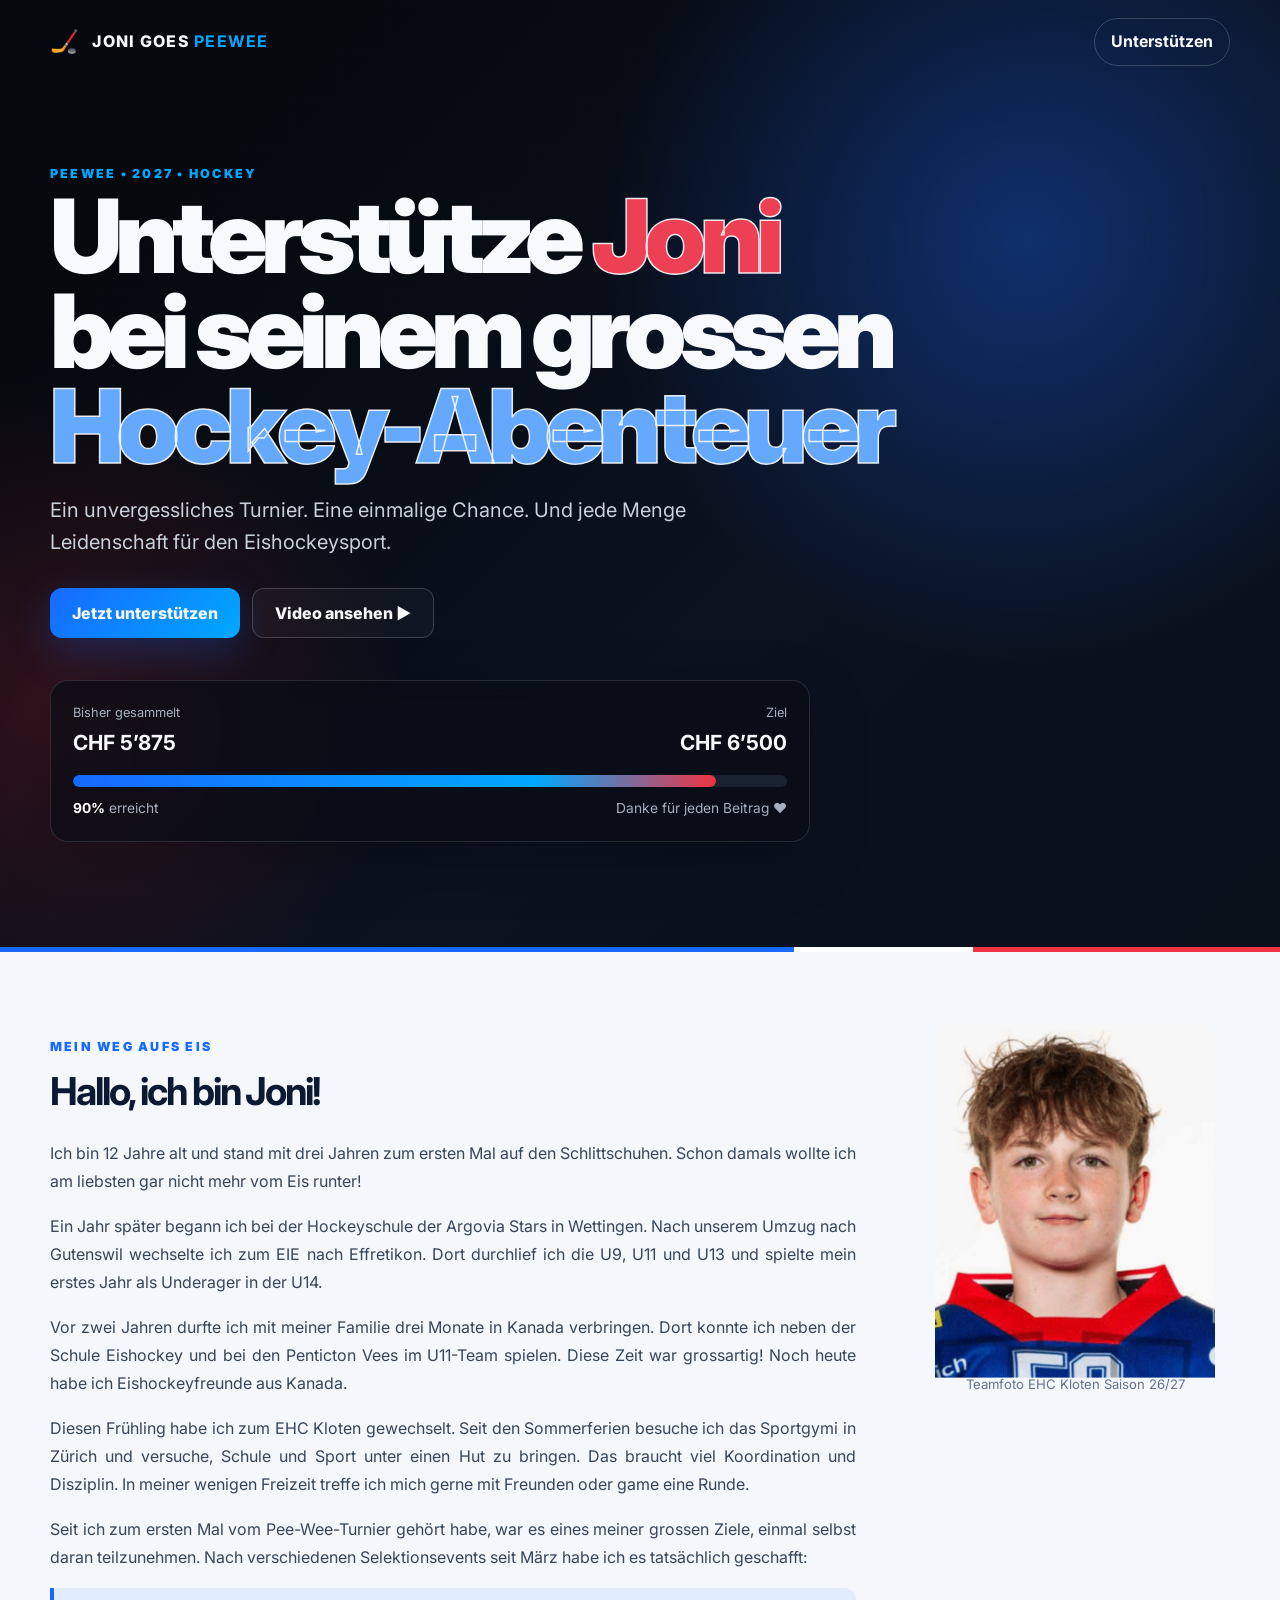
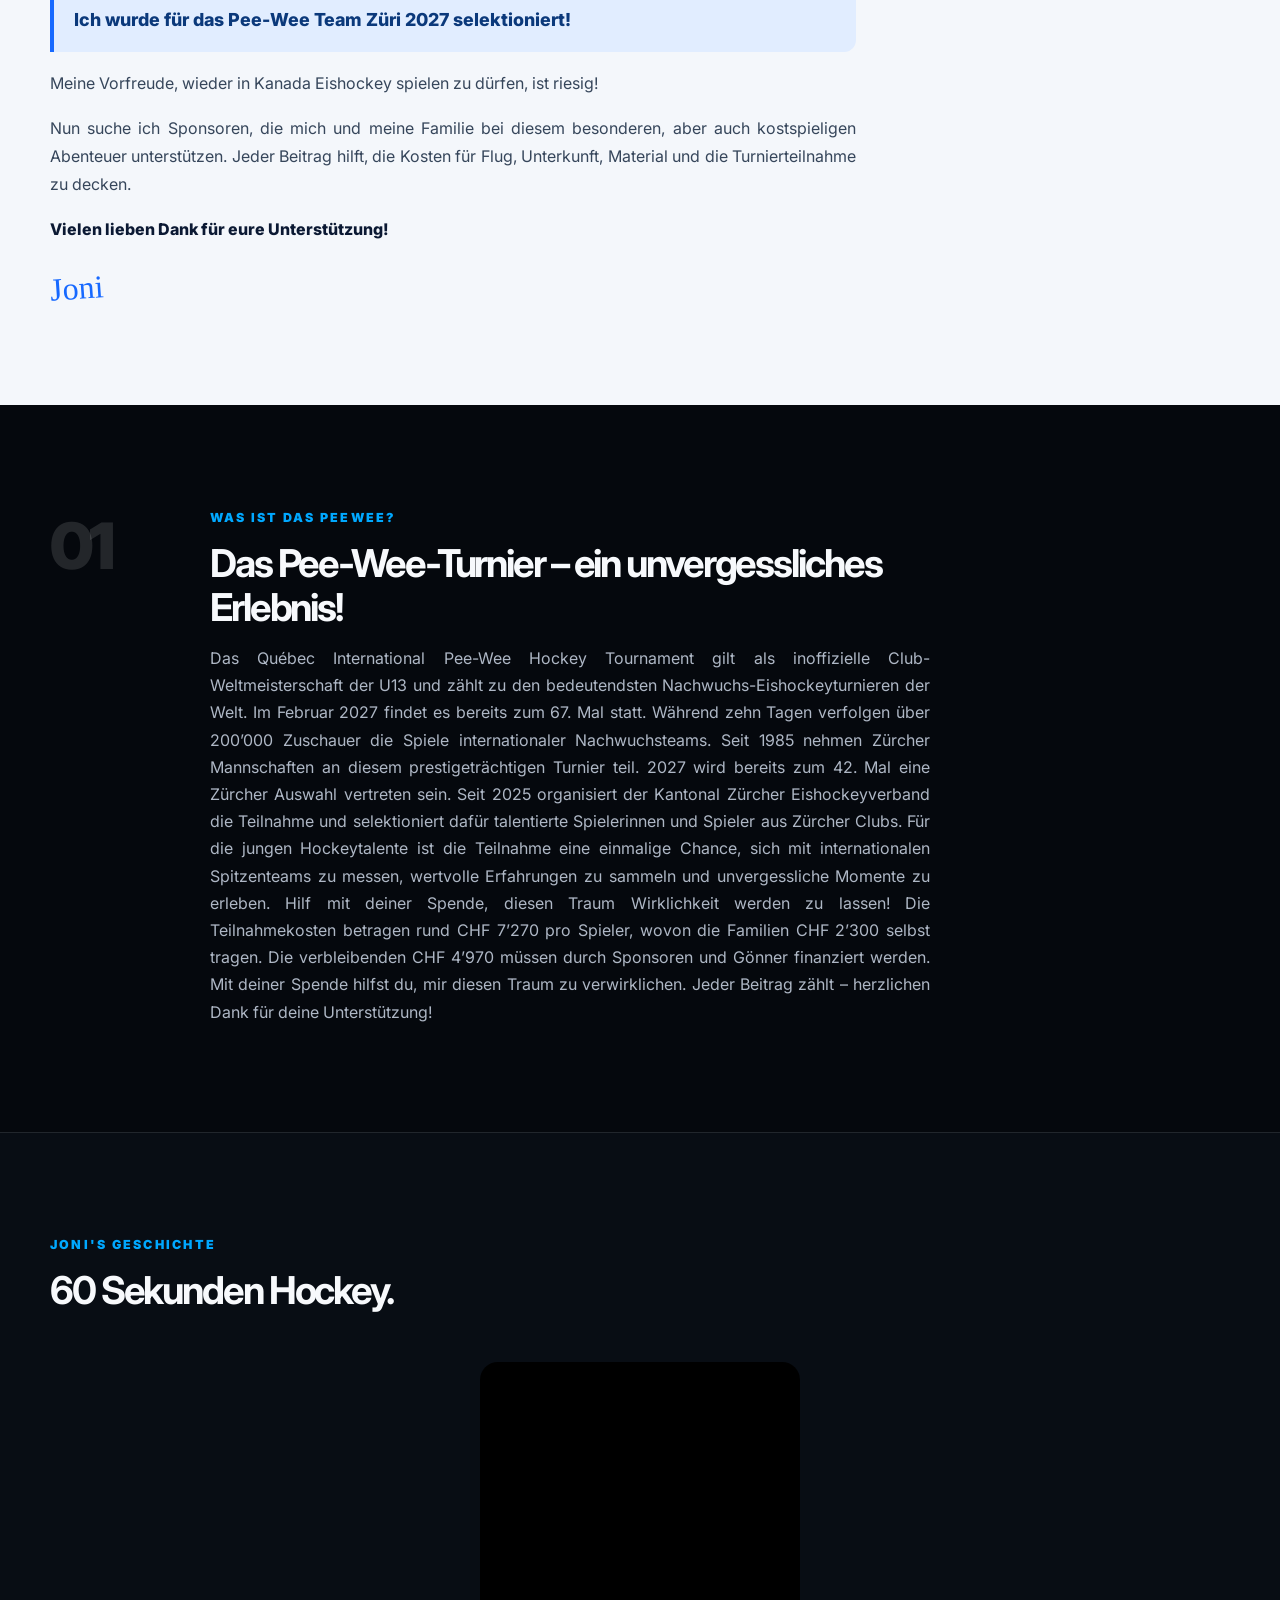
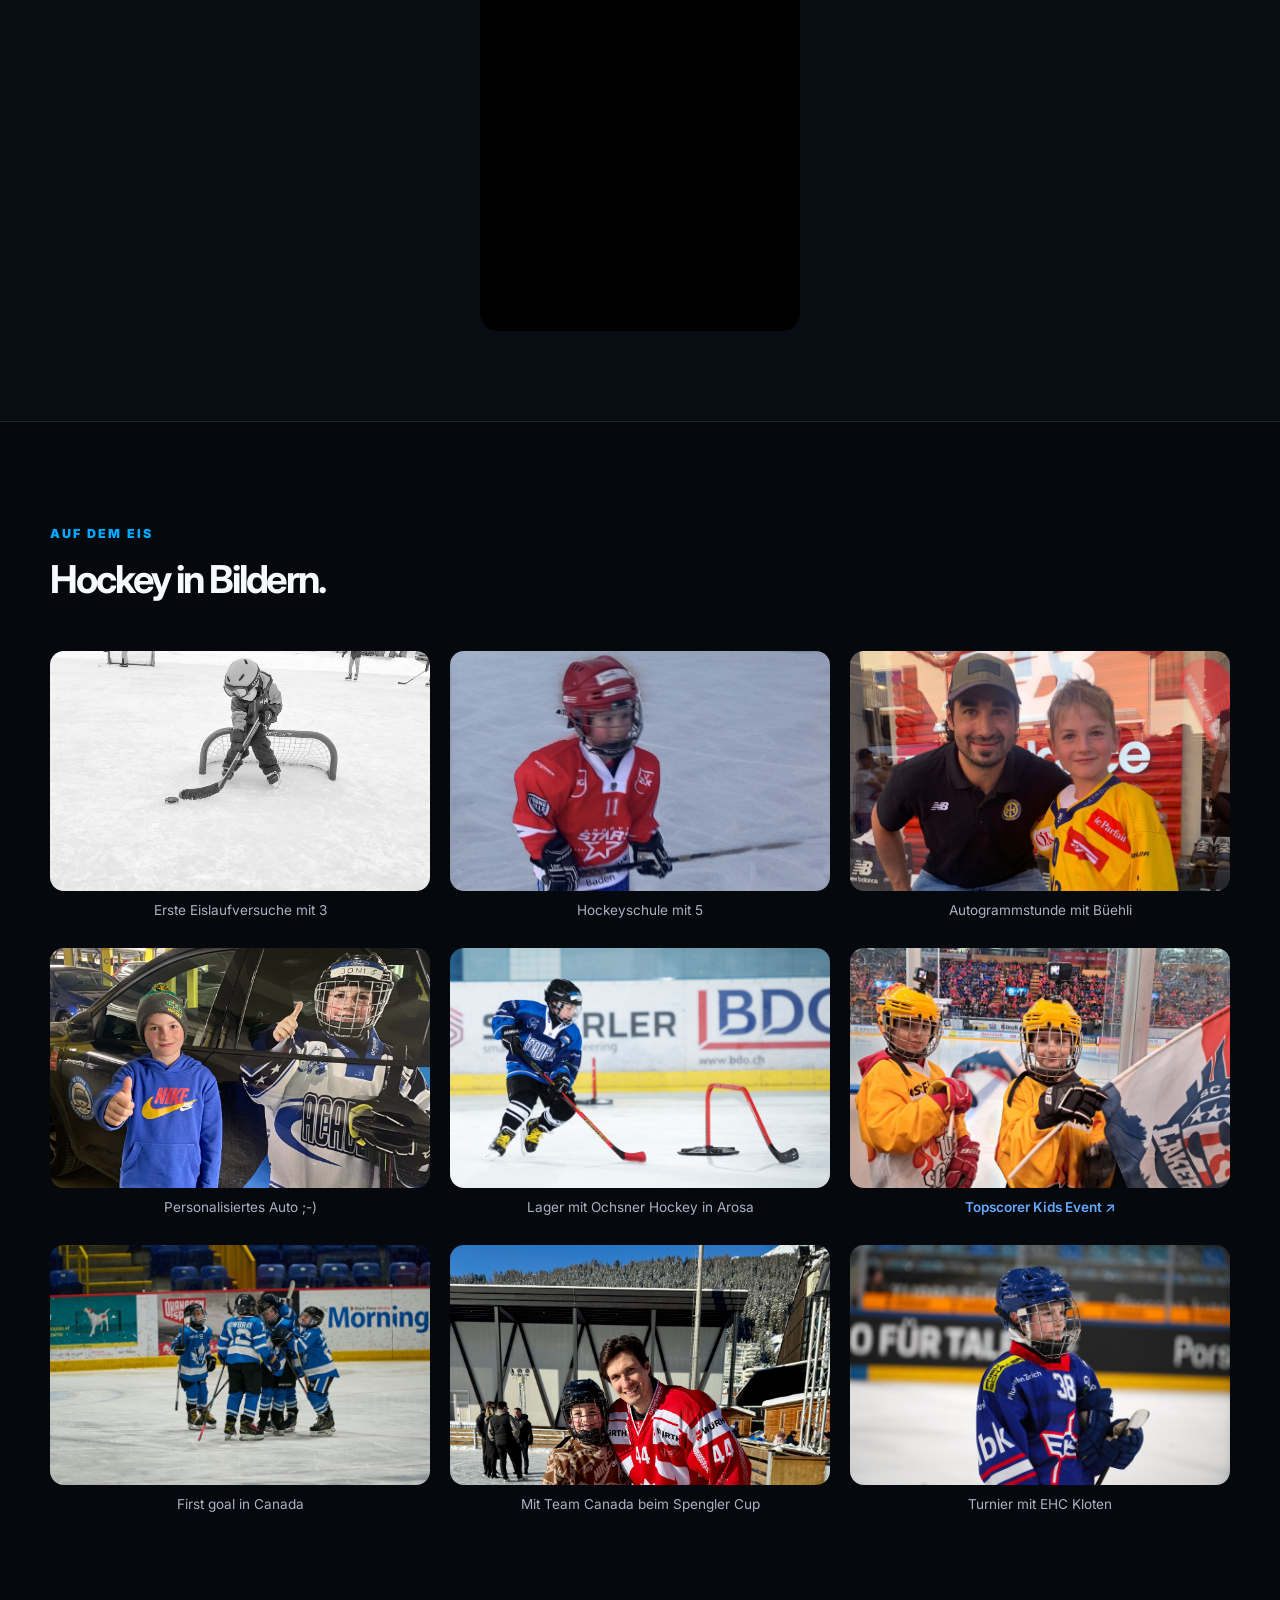
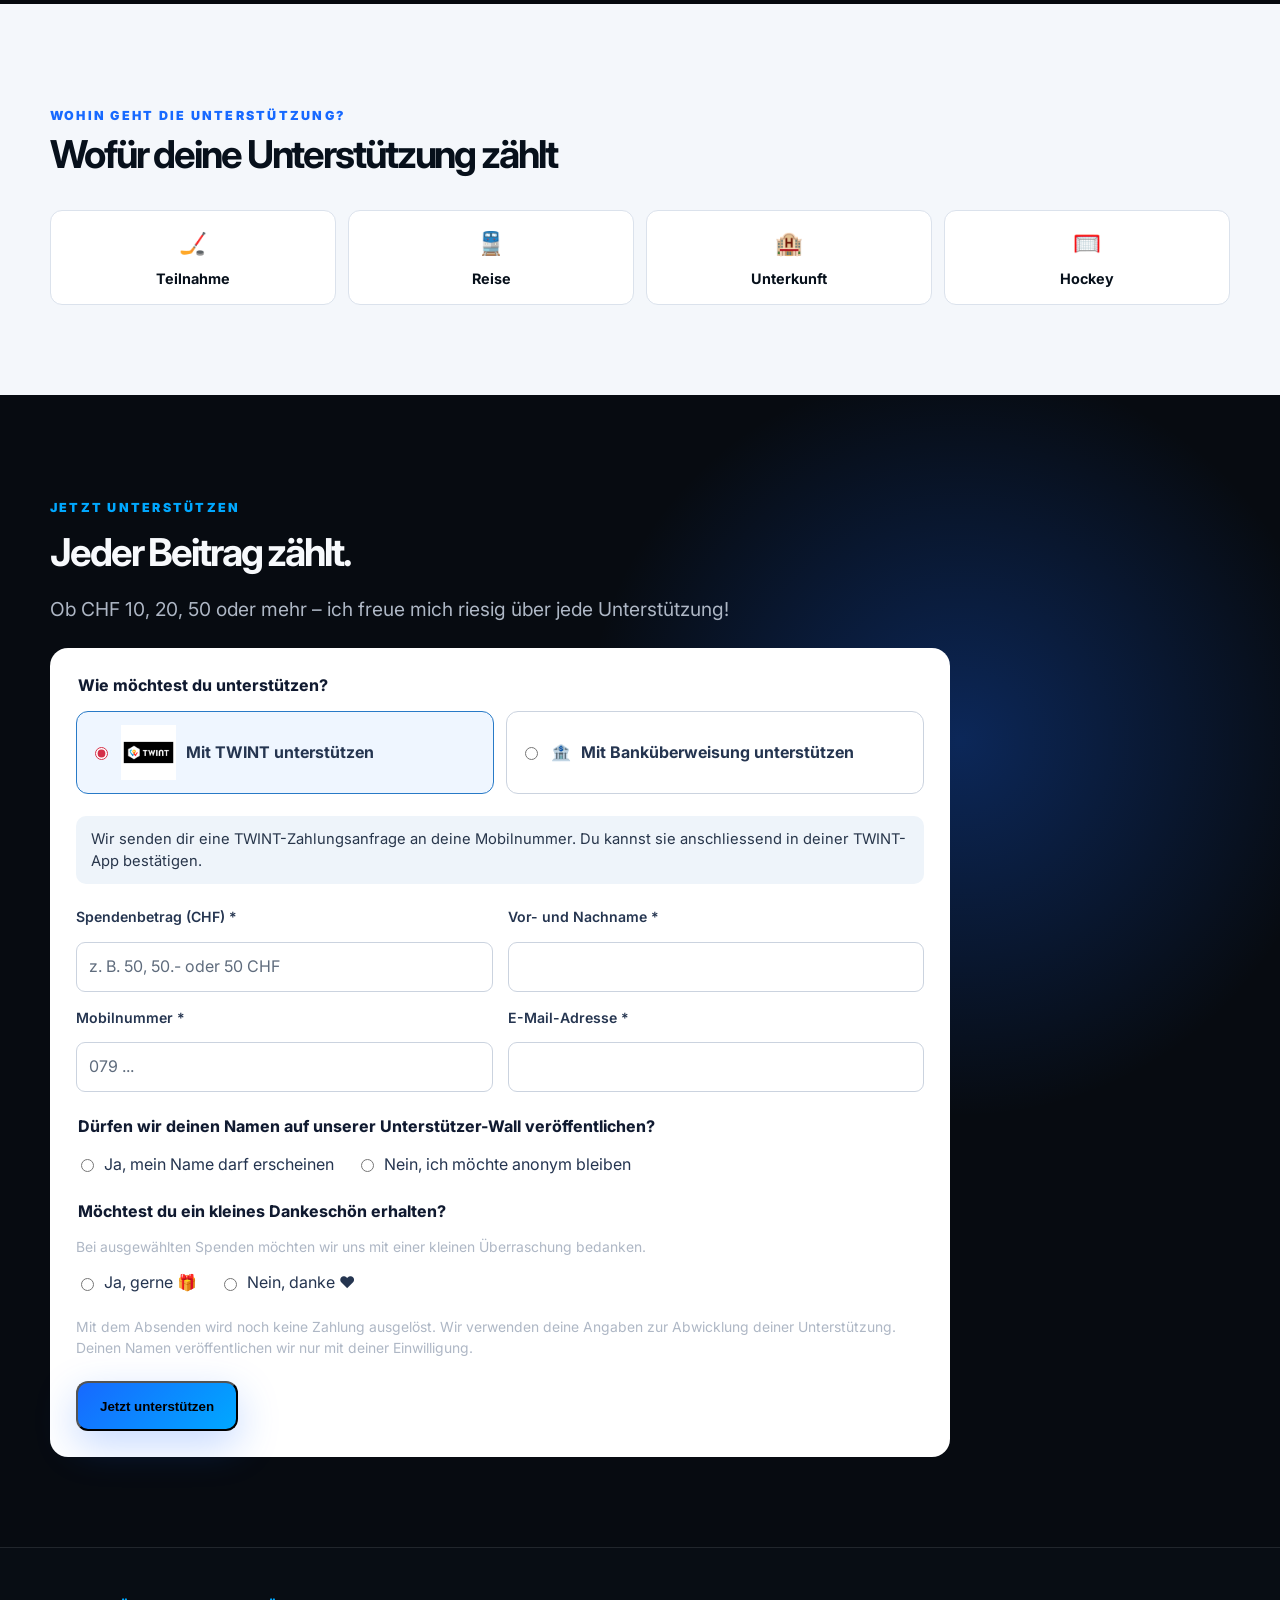
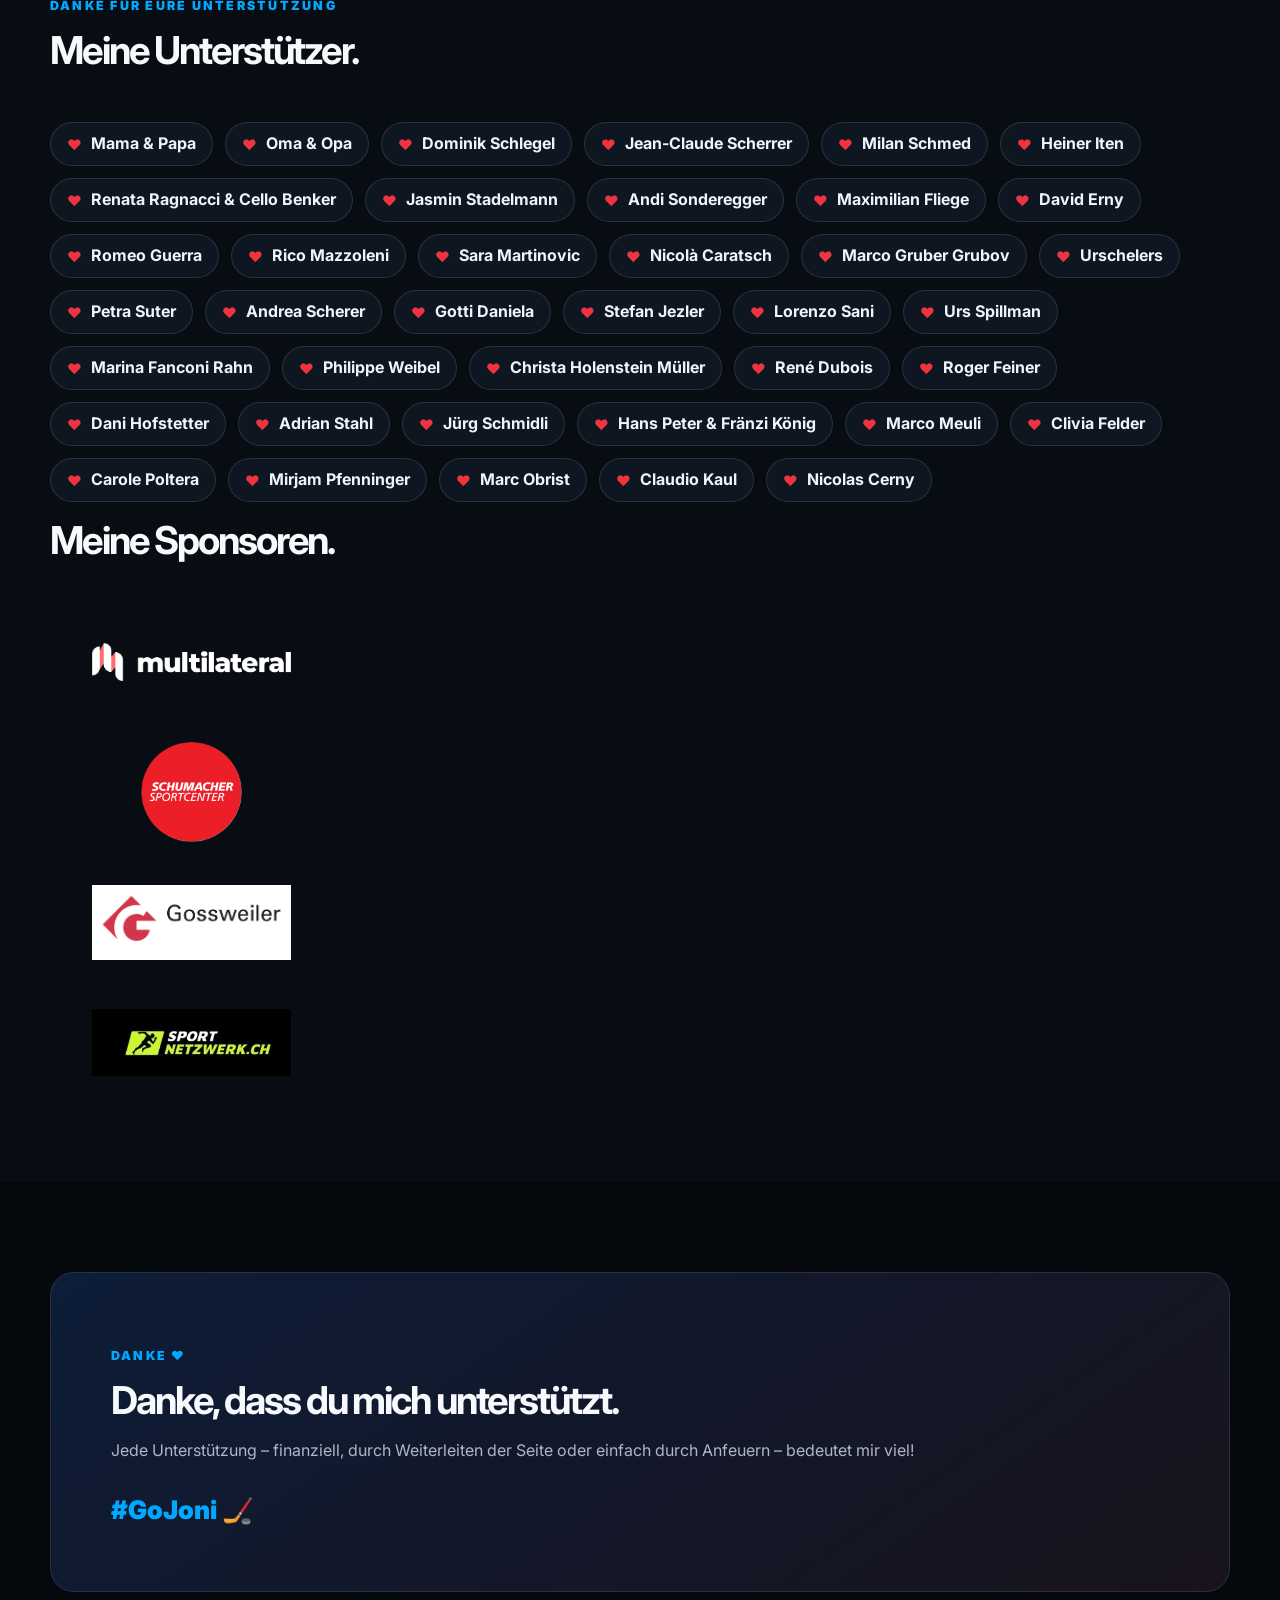
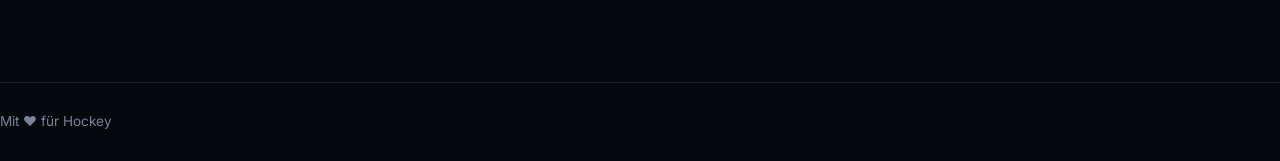
<file: index.html>
<!doctype html>
<html lang="de">
<head>
  <meta charset="utf-8" />
  <meta name="viewport" content="width=device-width, initial-scale=1" />
  <meta name="description" content="Unterstütze Joni auf seinem Hockey-Abenteuer." />
  <title>Joni goes PeeWee 2027 – Support the Journey</title>
  <link rel="preconnect" href="https://fonts.googleapis.com">
  <link rel="preconnect" href="https://fonts.gstatic.com" crossorigin>
  <link href="https://fonts.googleapis.com/css2?family=Inter:wght@400;500;600;700;800;900&display=swap" rel="stylesheet">
  <link rel="stylesheet" href="styles.css" />
  <link rel="stylesheet" href="donation.css" />
</head>

<body>
  <header class="hero">
    <div class="hero-overlay"></div>
    <nav class="nav shell">
      <a class="brand" href="#top" aria-label="Startseite">
        <span class="brand-mark">🏒</span>
        <span>JONI GOES <strong>PEEWEE</strong></span>
      </a>
      <a class="nav-button" href="#spenden">Unterstützen</a>
    </nav>

    <div id="top" class="hero-content shell">
      <div class="eyebrow">PEEWEE • 2027 • HOCKEY</div>
      <h1> Unterstütze <span class="hero-joni">Joni</span><br> bei seinem grossen<br>
        <span class="hero-hockey">Hockey-Abenteuer</span>
      </h1>
      <p class="hero-copy">
Ein unvergessliches Turnier. Eine einmalige Chance. Und jede Menge Leidenschaft für den Eishockeysport.
      </p>

      <div class="hero-actions">
        <a href="#spenden" class="button primary">Jetzt unterstützen</a>
        <a href="#video" class="button ghost">Video ansehen ▶</a>
      </div>

      <div class="progress-card">
        <div class="progress-topline">
          <div>
            <span class="progress-label">Bisher gesammelt</span>
            <strong id="amount-raised">CHF 1500</strong>
          </div>
          <div class="progress-right">
            <span class="progress-label">Ziel</span>
            <strong id="amount-goal">CHF 6'500</strong>
          </div>
        </div>

        <div class="progress-track" aria-label="Spendenfortschritt">
          <div class="progress-fill" id="progress-fill"></div>
        </div>

        <div class="progress-footer">
          <span><strong id="progress-percent">0%</strong> erreicht</span>
          <span>Danke für jeden Beitrag ❤️</span>
        </div>
      </div>
    </div>

    <div class="hero-stripe"></div>
  </header>

  <main>
    <!-- Persönliche Vorstellung -->
    <section id="joni" class="section joni-story-section" aria-labelledby="joni-story-title">
      <div class="shell joni-story-layout">
        <div class="joni-story-content">
          <p class="kicker">MEIN WEG AUFS EIS</p>
          <h2 id="joni-story-title">Hallo, ich bin Joni!</h2>
          <p>Ich bin 12 Jahre alt und stand mit drei Jahren zum ersten Mal auf den Schlittschuhen. Schon damals wollte ich am liebsten gar nicht mehr vom Eis runter!</p>
          <p>Ein Jahr später begann ich bei der Hockeyschule der Argovia Stars in Wettingen. Nach unserem Umzug nach Gutenswil wechselte ich zum EIE nach Effretikon. Dort durchlief ich die U9, U11 und U13 und spielte mein erstes Jahr als Underager in der U14.</p>
          <p>Vor zwei Jahren durfte ich mit meiner Familie drei Monate in Kanada verbringen. Dort konnte ich neben der Schule Eishockey und bei den Penticton Vees im U11-Team spielen. Diese Zeit war grossartig! Noch heute habe ich Eishockeyfreunde aus Kanada.</p>
          <p>Diesen Frühling habe ich zum EHC Kloten gewechselt. Seit den Sommerferien besuche ich das Sportgymi in Zürich und versuche, Schule und Sport unter einen Hut zu bringen. Das braucht viel Koordination und Disziplin. In meiner wenigen Freizeit treffe ich mich gerne mit Freunden oder game eine Runde.</p>
          <p>Seit ich zum ersten Mal vom Pee-Wee-Turnier gehört habe, war es eines meiner grossen Ziele, einmal selbst daran teilzunehmen. Nach verschiedenen Selektionsevents seit März habe ich es tatsächlich geschafft:</p>
          <p class="joni-story-highlight">Ich wurde für das Pee-Wee Team Züri 2027 selektioniert!</p>
          <p>Meine Vorfreude, wieder in Kanada Eishockey spielen zu dürfen, ist riesig!</p>
          <p>Nun suche ich Sponsoren, die mich und meine Familie bei diesem besonderen, aber auch kostspieligen Abenteuer unterstützen. Jeder Beitrag hilft, die Kosten für Flug, Unterkunft, Material und die Turnierteilnahme zu decken.</p>
          <p class="joni-story-thanks">Vielen lieben Dank für eure Unterstützung!</p>
          <p class="joni-story-signature">Joni</p>
        </div>
        <figure class="joni-story-photo">
          <img src="assets/kloten_joni.jpg" alt="Teamfoto EHC Kloten" loading="lazy">
          <figcaption>Teamfoto EHC Kloten Saison 26/27</figcaption>
        </figure>
      </div>
    </section>
    <section class="section intro shell">
      <div class="section-number">01</div>
      <div>
        <p class="kicker">WAS IST DAS PEEWEE?</p>
        <h2>Das Pee-Wee-Turnier – ein unvergessliches Erlebnis!</h2>
        <p>
          Das Québec International Pee-Wee Hockey Tournament gilt als inoffizielle Club-Weltmeisterschaft der U13 und zählt zu den bedeutendsten Nachwuchs-Eishockeyturnieren der Welt. Im Februar 2027 findet es bereits zum 67. Mal statt. Während zehn Tagen verfolgen über 200’000 Zuschauer die Spiele internationaler Nachwuchsteams.
Seit 1985 nehmen Zürcher Mannschaften an diesem prestigeträchtigen Turnier teil. 2027 wird bereits zum 42. Mal eine Zürcher Auswahl vertreten sein. Seit 2025 organisiert der Kantonal Zürcher Eishockeyverband die Teilnahme und selektioniert dafür talentierte Spielerinnen und Spieler aus Zürcher Clubs.
Für die jungen Hockeytalente ist die Teilnahme eine einmalige Chance, sich mit internationalen Spitzenteams zu messen, wertvolle Erfahrungen zu sammeln und unvergessliche Momente zu erleben.
Hilf mit deiner Spende, diesen Traum Wirklichkeit werden zu lassen!

Die Teilnahmekosten betragen rund CHF 7’270 pro Spieler, wovon die Familien CHF 2’300 selbst tragen. Die verbleibenden CHF 4’970 müssen durch Sponsoren und Gönner finanziert werden.
Mit deiner Spende hilfst du, mir diesen Traum zu verwirklichen. Jeder Beitrag zählt – herzlichen Dank für deine Unterstützung!
        </p>
      </div>
    </section>

    <section id="video" class="section video-section">
      <div class="shell">
        <div class="section-heading">
          <div>
            <p class="kicker">JONI'S GESCHICHTE</p>
            <h2>60 Sekunden Hockey.</h2>
          </div>
        </div>

        <div class="video-embed">
          <iframe
            src="https://www.youtube.com/embed/tO8nVMtxZgY"
            title="Joni goes Pee-Wee 2027"
            allow="accelerometer; autoplay; clipboard-write; encrypted-media; gyroscope; picture-in-picture; web-share"
            allowfullscreen
            loading="lazy">
          </iframe>
        </div>
      </div>
    </section>

    <section class="section shell">
      <div class="section-heading">
        <div>
          <p class="kicker">AUF DEM EIS</p>
          <h2>Hockey in Bildern.</h2>
        </div>
      </div>

      <div class="gallery">
        <figure class="photo">
          <img src="assets/start.jpg">
          <figcaption>Erste Eislaufversuche mit 3</figcaption>
        </figure>
        <figure class="photo">
          <img src="assets/small_jones.JPG">
          <figcaption>Hockeyschule mit 5</figcaption>
        </figure>
        <figure class="photo">
          <img src="assets/Grosses Vorbild.jpg">
          <figcaption>Autogrammstunde mit Büehli</figcaption>
        </figure>
        <figure class="photo">
          <img src="assets/thumbup.jpg">
          <figcaption>Personalisiertes Auto ;-)</figcaption>
        </figure>
        <figure class="photo">
          <img src="assets/OchsnerHockey.jpg">
           <figcaption>Lager mit Ochsner Hockey in Arosa</figcaption>
        </figure>
        <figure class="photo">
          <img src="assets/Top_Scorer_Kids_2.JPG">
          <figcaption>
            <a href="https://polybox.ethz.ch/index.php/s/qrwbhNyaQrYim0o"
               target="_blank"
               rel="noopener noreferrer">
              Topscorer Kids Event ↗
            </a>
          </figcaption>
        </figure>
        
        
        
        <figure class="photo">
          <img src="assets/joni_vees.JPG">
          <figcaption>First goal in Canada</figcaption>
        </figure>
        <figure class="photo">
          <img src="assets/SpenglerCup.jpg">
          <figcaption>Mit Team Canada beim Spengler Cup</figcaption>
        </figure>
        <figure class="photo">
          <img src="assets/Kloten.jpg">
          <figcaption>Turnier mit EHC Kloten</figcaption>
        </figure>
      </div>
    </section>

    <section class="section costs-section">
      <div class="shell">
        <p class="kicker">WOHIN GEHT DIE UNTERSTÜTZUNG?</p>
        <h2>Wofür deine Unterstützung zählt</h2> 

        <div class="cost-grid">
          <article class="cost-card">
            <span>🏒</span>
            <h3>Teilnahme</h3>
            <p>Event- und Turnierkosten.</p>
          </article>
          <article class="cost-card">
            <span>🚆</span>
            <h3>Reise</h3>
            <p>An- und Rückreise zum Hockeyevent.</p>
          </article>
          <article class="cost-card">
            <span>🏨</span>
            <h3>Unterkunft</h3>
            <p>Übernachtungen während des Events.</p>
          </article>
          <article class="cost-card">
            <span>🥅</span>
            <h3>Hockey</h3>
            <p>Weitere eventbezogene Ausgaben.</p>
          </article>
        </div>
      </div>
    </section>


    <section id="spenden" class="section donate-section">
      <div class="shell">
        <p class="kicker">JETZT UNTERSTÜTZEN</p>
        <h2>Jeder Beitrag zählt.</h2>
        <p class="lead">Ob CHF 10, 20, 50 oder mehr – ich freue mich riesig über jede Unterstützung!</p>

        <form id="reward-form" class="donation-form">
          <fieldset class="donation-fieldset">
            <legend>Wie möchtest du unterstützen?</legend>
            <div class="payment-options">
              <label class="payment-option"><input type="radio" name="payment_method" value="TWINT" required checked><img src="assets/twint_logo.png" alt="" class="payment-twint-logo"><span>Mit TWINT unterstützen</span></label>
              <label class="payment-option"><input type="radio" name="payment_method" value="Banküberweisung" required><span aria-hidden="true">🏦</span><span>Mit Banküberweisung unterstützen</span></label>
            </div>
          </fieldset>
          <div id="twint-info" class="payment-hint">Wir senden dir eine TWINT-Zahlungsanfrage an deine Mobilnummer. Du kannst sie anschliessend in deiner TWINT-App bestätigen.</div>
          <div id="bank-info" class="payment-hint" hidden>Nach dem Absenden zeigen wir dir die Bankverbindung direkt an. Du erhältst die Zahlungsinformationen zusätzlich per E-Mail von uns.</div>

          <div class="donation-fields">
            <div class="field"><label for="support-amount">Spendenbetrag (CHF) *</label><input id="support-amount" name="amount" type="text" inputmode="decimal" placeholder="z. B. 50, 50.- oder 50 CHF" required></div>
            <div class="field"><label for="support-name">Vor- und Nachname *</label><input id="support-name" name="name" type="text" autocomplete="name" required></div>
            <div class="field"><label for="support-phone">Mobilnummer *</label><input id="support-phone" name="phone" type="tel" autocomplete="tel" placeholder="079 ..." required></div>
            <div class="field"><label for="support-email">E-Mail-Adresse *</label><input id="support-email" name="email" type="email" autocomplete="email" required></div>
          </div>

          <fieldset class="donation-fieldset">
            <legend>Dürfen wir deinen Namen auf unserer Unterstützer-Wall veröffentlichen?</legend>
            <div class="donation-choices">
              <label><input type="radio" name="publish_choice" value="yes" required> Ja, mein Name darf erscheinen</label>
              <label><input type="radio" name="publish_choice" value="no" required> Nein, ich möchte anonym bleiben</label>
            </div>
          </fieldset>

          <fieldset class="donation-fieldset">
            <legend>Möchtest du ein kleines Dankeschön erhalten?</legend>
            <p class="donation-help">Bei ausgewählten Spenden möchten wir uns mit einer kleinen Überraschung bedanken.</p>
            <div class="donation-choices">
              <label><input type="radio" name="wants_gift" value="yes" required> Ja, gerne 🎁</label>
              <label><input type="radio" name="wants_gift" value="no" required> Nein, danke ❤️</label>
            </div>
            <div id="gift-fields" class="field gift-address" hidden>
              <label for="support-address">Postadresse für das Dankeschön *</label>
              <textarea id="support-address" name="address" rows="2" placeholder="Strasse, Hausnummer, PLZ und Ort"></textarea>
            </div>
          </fieldset>
          <p class="donation-help">Mit dem Absenden wird noch keine Zahlung ausgelöst. Wir verwenden deine Angaben zur Abwicklung deiner Unterstützung. Deinen Namen veröffentlichen wir nur mit deiner Einwilligung.</p>
          <div class="submit-row"><button type="submit" class="button primary">Jetzt unterstützen</button><div id="form-note" class="submit-status" role="status" aria-live="polite"></div></div>
        </form>
        <div id="bank-confirmation" class="bank-confirmation" hidden>
          <h3>Angaben für deine Banküberweisung</h3>
          <p>Du kannst den Betrag jetzt überweisen. Die Zahlungsinformationen senden wir dir zusätzlich persönlich per E-Mail.</p>
          
          <div class="bank-qr">
            <img
              src="assets/qr_code_bank.jpg"
              alt="QR-Zahlteil für die Unterstützung von Joni"
              class="bank-qr-image"
            >
          
            <a
              href="assets/qr_code_bank.jpg"
              download="qr_code_bank.jpg"
              class="bank-qr-download"
            >
              QR-Code speichern
            </a>
          
            <p>Scanne den QR-Code mit deiner Banking-App
            und gib deinen gewünschten Spendenbetrag ein.</p>
          </div>

          <p><small>IBAN</small><br><strong id="iban-value">CH88 0070 0114 9054 9389 1</strong></p>
          <button type="button" class="button ghost" id="copy-iban">IBAN kopieren</button>
          <p><small>Kontoinhaber</small><br><strong>Joni Luternauer</strong></p>
          <p><small>Betreff</small><br><strong>Unterstützung Joni, dein Name</strong></p>
        </div>
      </div>
    </section>

    <section class="section supporters-section">
      <div class="shell">
        <div class="section-heading">
          <div>
            <p class="kicker">DANKE FÜR EURE UNTERSTÜTZUNG</p>
            <h2>Meine Unterstützer.</h2>
          </div>
        </div>

        <div class="supporter-list">
          <span class="supporter-pill">Mama & Papa</span>
          <span class="supporter-pill">Oma & Opa</span>
          <span class="supporter-pill">Dominik Schlegel</span>
          <span class="supporter-pill">Jean-Claude Scherrer</span>
          <span class="supporter-pill">Milan Schmed</span>
          <span class="supporter-pill">Heiner Iten</span>
          <span class="supporter-pill">Renata Ragnacci & Cello Benker</span>
          <span class="supporter-pill">Jasmin Stadelmann</span>
          <span class="supporter-pill">Andi Sonderegger</span>
          <span class="supporter-pill">Maximilian Fliege</span>
          <span class="supporter-pill">David Erny</span>
          <span class="supporter-pill">Romeo Guerra</span>
          <span class="supporter-pill">Rico Mazzoleni</span>
          <span class="supporter-pill">Sara Martinovic</span>
          <span class="supporter-pill">Nicolà Caratsch</span>
          <span class="supporter-pill">Marco Gruber Grubov</span>
          <span class="supporter-pill">Urschelers</span>
          <span class="supporter-pill">Petra Suter</span>
          <span class="supporter-pill">Andrea Scherer</span>
          <span class="supporter-pill">Gotti Daniela</span>
          <span class="supporter-pill">Stefan Jezler</span>
          <span class="supporter-pill">Lorenzo Sani</span>
          <span class="supporter-pill">Urs Spillman</span>
          <span class="supporter-pill">Marina Fanconi Rahn</span>
          <span class="supporter-pill">Philippe Weibel</span>
          <span class="supporter-pill">Christa Holenstein Müller</span>
          <span class="supporter-pill">René Dubois</span>
          <span class="supporter-pill">Roger Feiner</span>
          <span class="supporter-pill">Dani Hofstetter</span>
          <span class="supporter-pill">Adrian Stahl</span>
          <span class="supporter-pill">Jürg Schmidli</span>
          <span class="supporter-pill">Hans Peter & Fränzi König</span>
          <span class="supporter-pill">Marco Meuli</span>
          <span class="supporter-pill">Clivia Felder</span>
          <span class="supporter-pill">Carole Poltera</span>
          <span class="supporter-pill">Mirjam Pfenninger</span>
          <span class="supporter-pill">Marc Obrist</span>
          <span class="supporter-pill">Claudio Kaul</span>
          <span class="supporter-pill">Nicolas Cerny</span>
        </div>

        <div class="section-heading">
          <div>
            <p></p>
            <h2>Meine Sponsoren.</h2>
          </div>
        </div>

        <div class="sponsor-grid">
          <a class="sponsor-card"
             href="https://www.multilateral.ch"
             target="_blank"
             rel="noopener noreferrer"
             aria-label="multilateral">
        
            <img src="assets/multi-logo-negative.png"
                 alt="multilateral">
        
          </a>
        </div>
        <div class="sponsor-grid">
          <a class="sponsor-card"
             href="https://sportcenterschumacher.ch/"
             target="_blank"
             rel="noopener noreferrer"
             aria-label="schumacher">
        
            <img src="assets/logo-Schumi.png"
                 alt="schumacher">
        
          </a>
        </div>
        <div class="sponsor-grid">
          <a class="sponsor-card"
             href="https://www.gossweiler.com/"
             target="_blank"
             rel="noopener noreferrer"
             aria-label="gossweiler">
        
            <img src="assets/logo_Gossweiler.png"
                 alt="gossweiler">
        
          </a>
        </div>
        <div class="sponsor-grid">
          <a class="sponsor-card"
             href="https://www.sportnetzwerk.ch/"
             target="_blank"
             rel="noopener noreferrer"
             aria-label="sportnetzwerk">
        
            <img src="assets/logo_spnw.jpg"
                 alt="spnw">
        
          </a>
        </div>
      </div>
    </section>

   

    <section class="section thankyou shell">
      <div class="thankyou-card">
        <p class="kicker">DANKE ❤️</p>
        <h2>Danke, dass du mich unterstützt.</h2>
        <p>
          Jede Unterstützung – finanziell, durch Weiterleiten der Seite oder einfach durch Anfeuern –
          bedeutet mir viel!
        </p>
        <div class="signature">#GoJoni 🏒</div>
      </div>
    </section>

</main>

  <footer>
      <span>Mit ❤️ für Hockey</span>
    </div>
  </footer>

  <script src="script.js"></script>
</body>
</html>
</file>
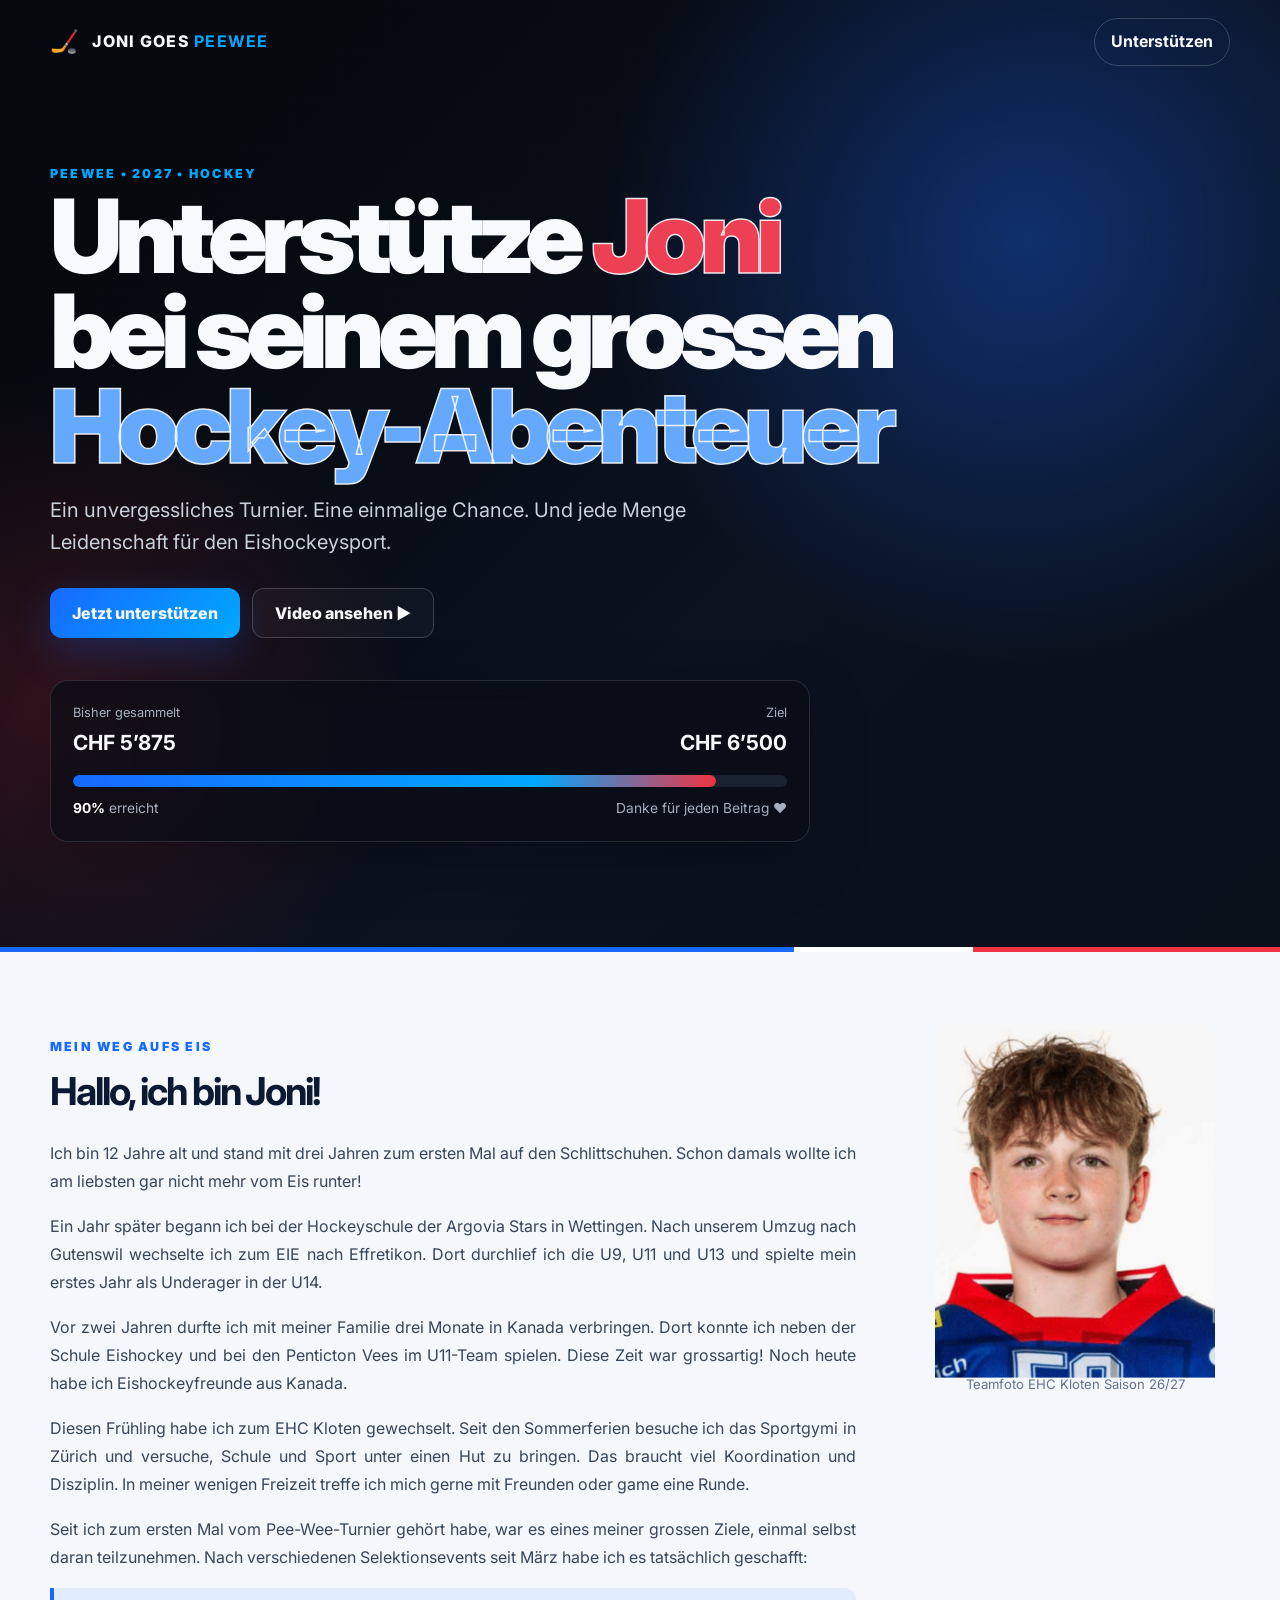
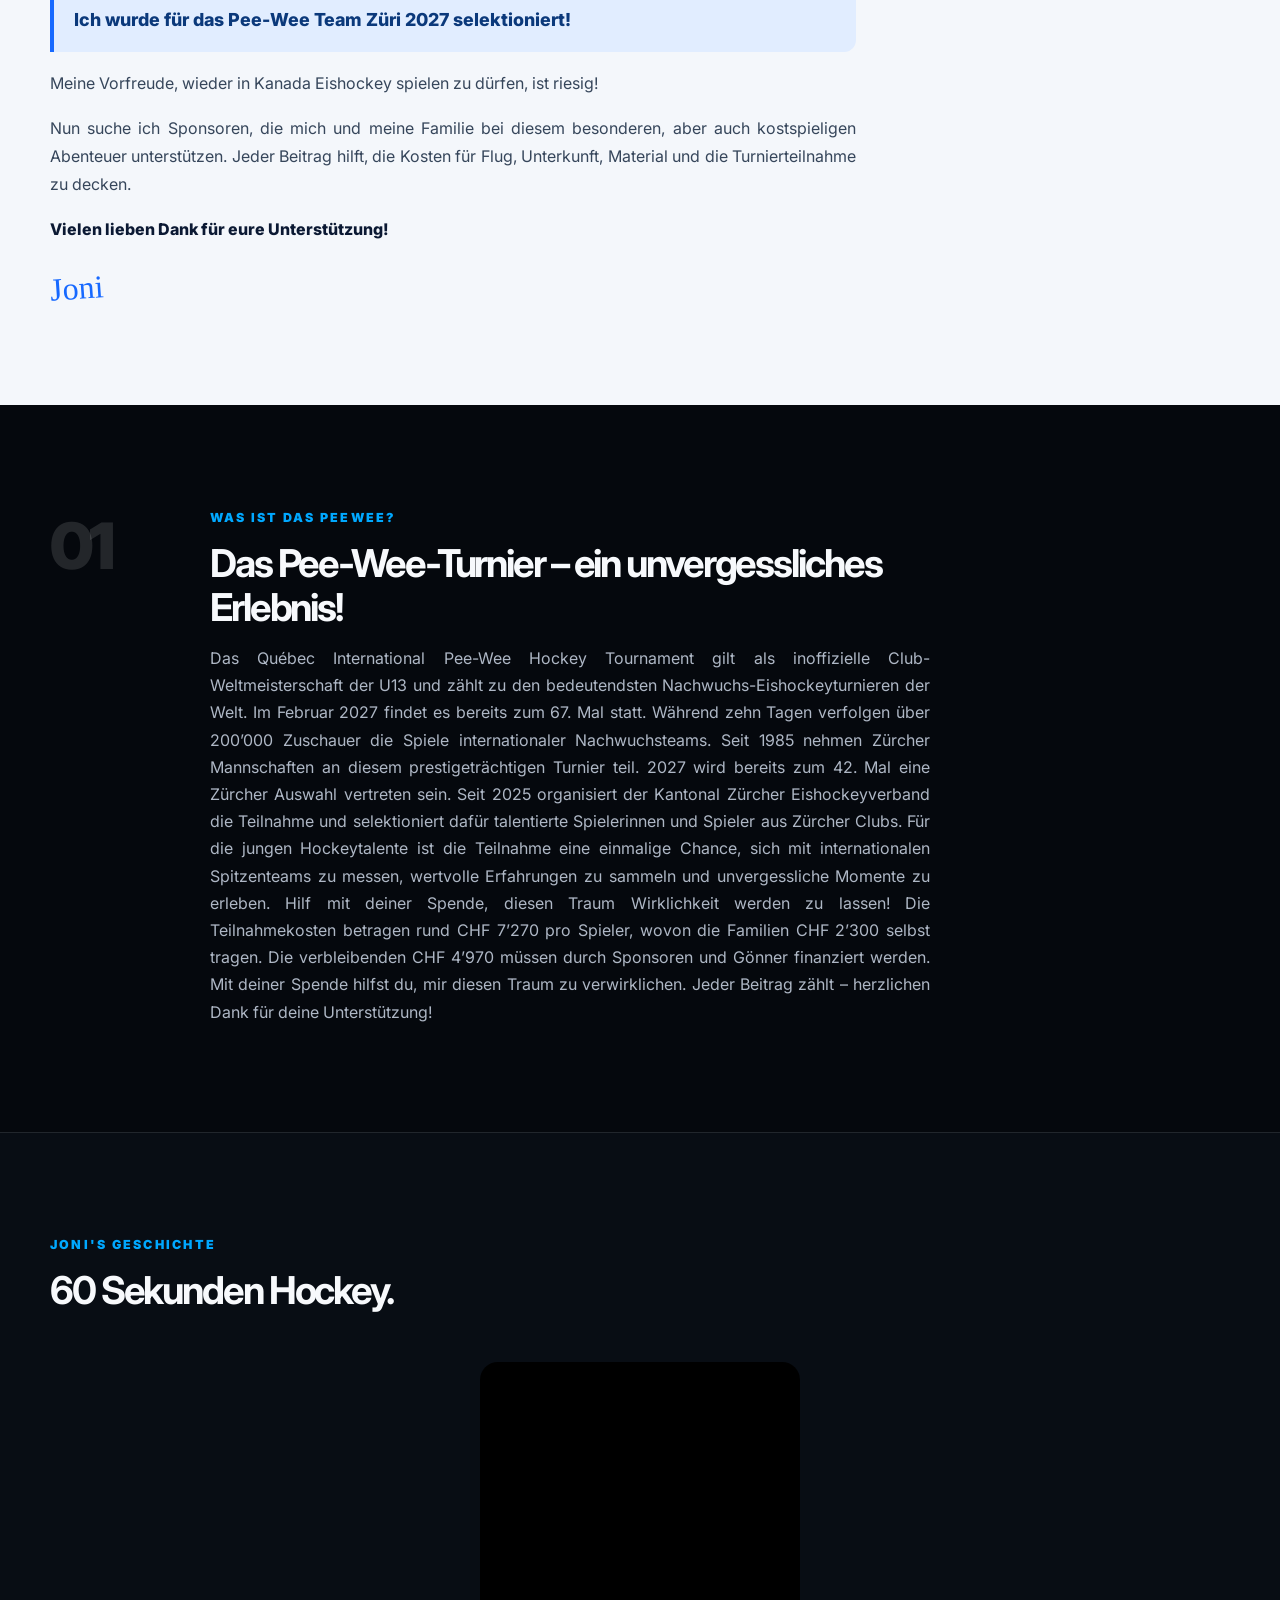
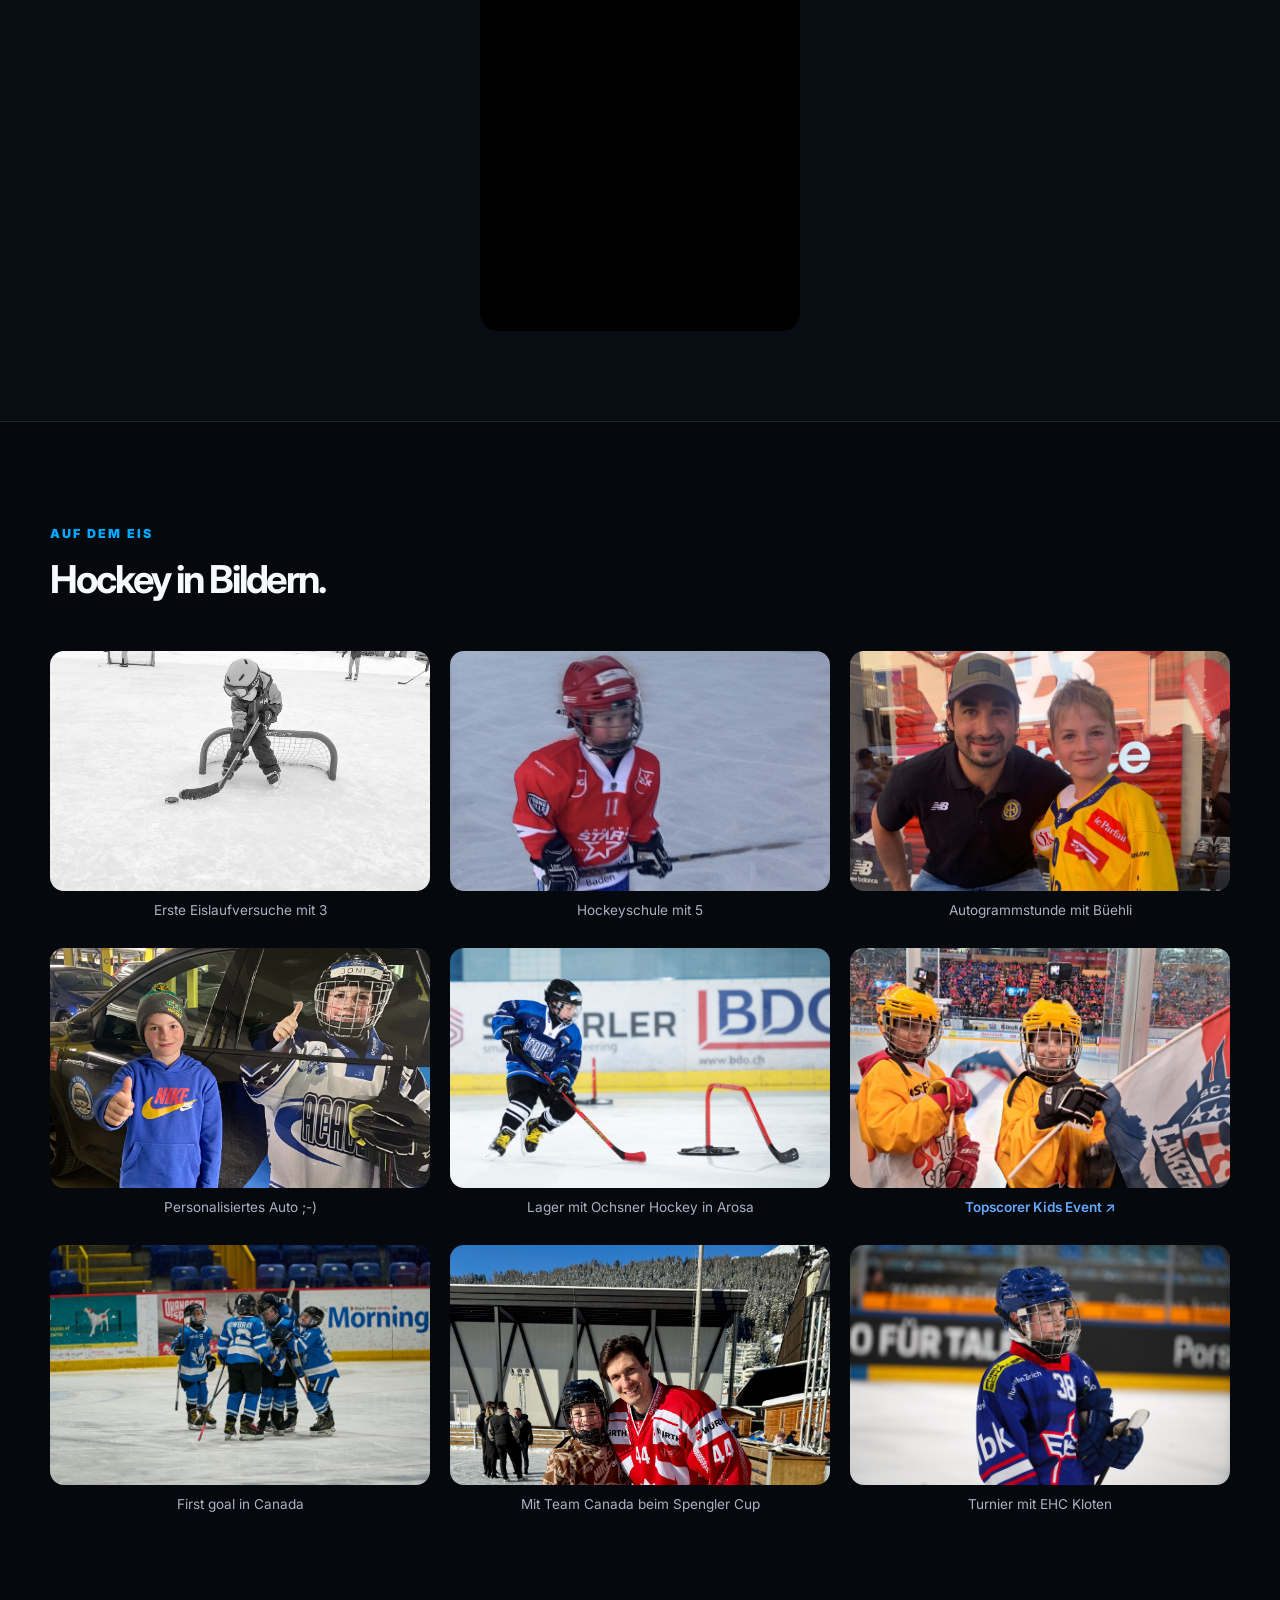
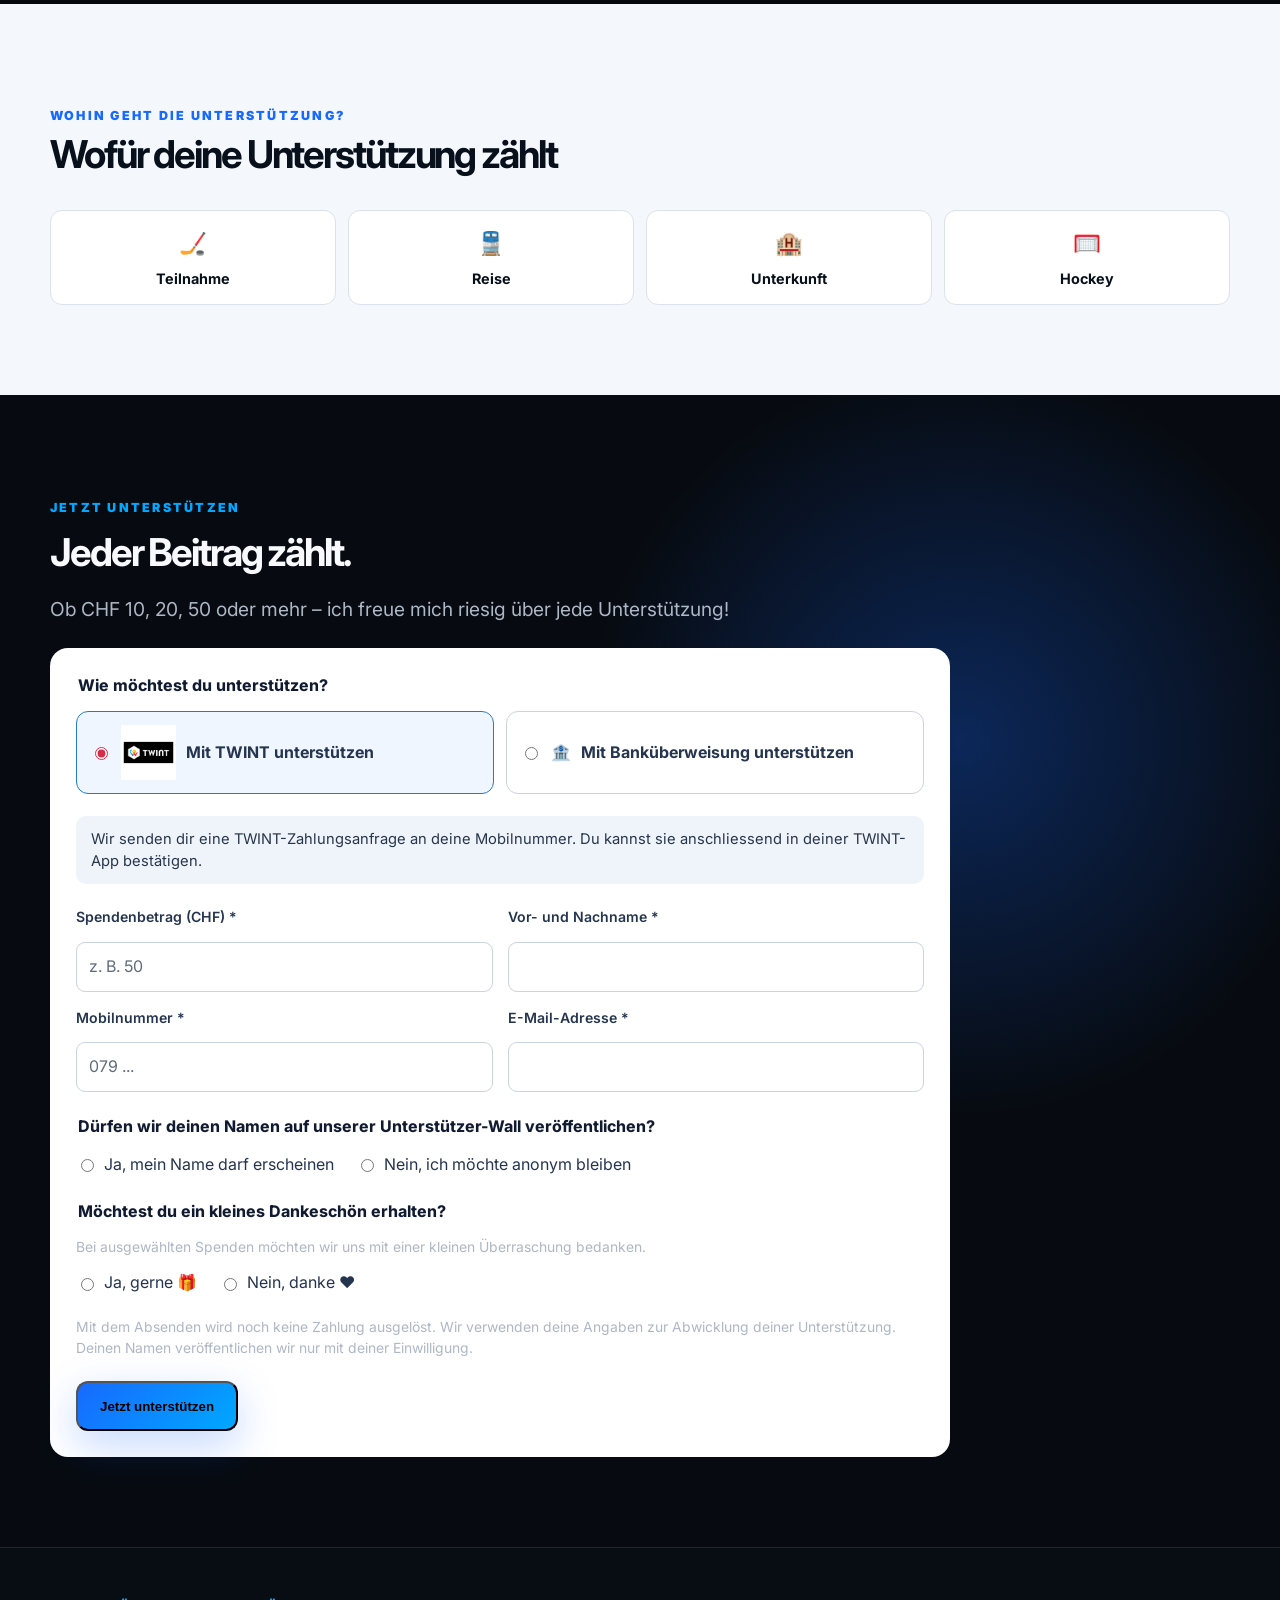
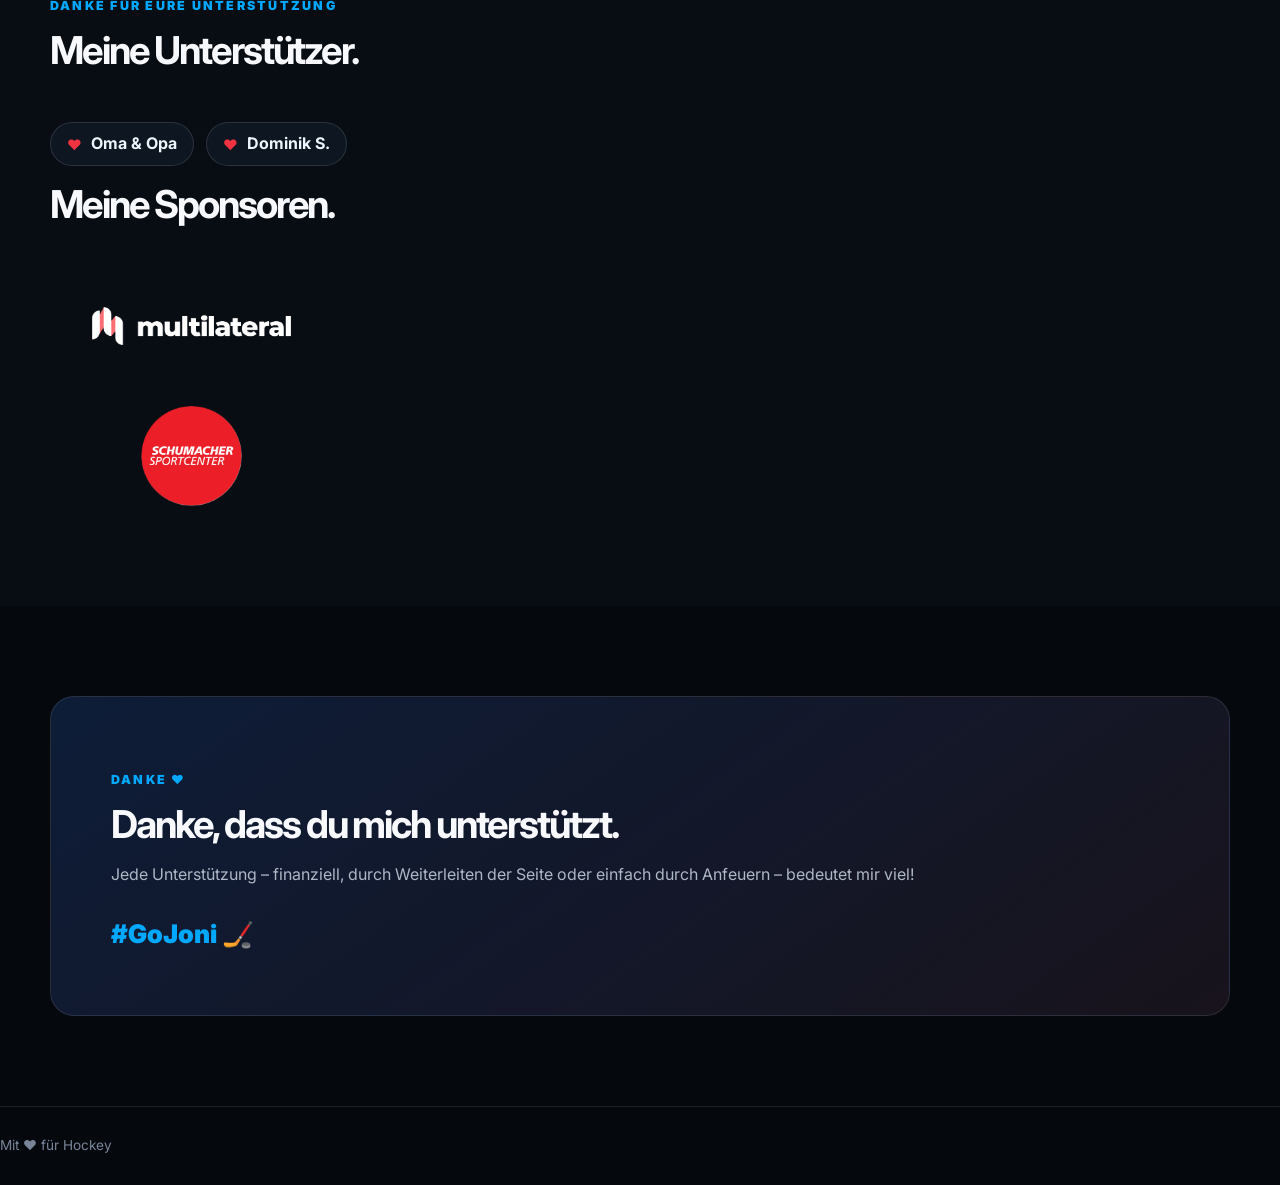
<file: index (7).html>
<!doctype html>
<html lang="de">
<head>
  <meta charset="utf-8" />
  <meta name="viewport" content="width=device-width, initial-scale=1" />
  <meta name="description" content="Unterstütze Joni auf seinem Hockey-Abenteuer." />
  <title>Joni goes PeeWee 2027 – Support the Journey</title>
  <link rel="preconnect" href="https://fonts.googleapis.com">
  <link rel="preconnect" href="https://fonts.gstatic.com" crossorigin>
  <link href="https://fonts.googleapis.com/css2?family=Inter:wght@400;500;600;700;800;900&display=swap" rel="stylesheet">
  <link rel="stylesheet" href="styles.css" />
  <link rel="stylesheet" href="donation.css" />
</head>

<body>
  <header class="hero">
    <div class="hero-overlay"></div>
    <nav class="nav shell">
      <a class="brand" href="#top" aria-label="Startseite">
        <span class="brand-mark">🏒</span>
        <span>JONI GOES <strong>PEEWEE</strong></span>
      </a>
      <a class="nav-button" href="#spenden">Unterstützen</a>
    </nav>

    <div id="top" class="hero-content shell">
      <div class="eyebrow">PEEWEE • 2027 • HOCKEY</div>
      <h1> Unterstütze <span class="hero-joni">Joni</span><br> bei seinem grossen<br>
        <span class="hero-hockey">Hockey-Abenteuer</span>
      </h1>
      <p class="hero-copy">
Ein unvergessliches Turnier. Eine einmalige Chance. Und jede Menge Leidenschaft für den Eishockeysport.
      </p>

      <div class="hero-actions">
        <a href="#spenden" class="button primary">Jetzt unterstützen</a>
        <a href="#video" class="button ghost">Video ansehen ▶</a>
      </div>

      <div class="progress-card">
        <div class="progress-topline">
          <div>
            <span class="progress-label">Bisher gesammelt</span>
            <strong id="amount-raised">CHF 1500</strong>
          </div>
          <div class="progress-right">
            <span class="progress-label">Ziel</span>
            <strong id="amount-goal">CHF 6'500</strong>
          </div>
        </div>

        <div class="progress-track" aria-label="Spendenfortschritt">
          <div class="progress-fill" id="progress-fill"></div>
        </div>

        <div class="progress-footer">
          <span><strong id="progress-percent">0%</strong> erreicht</span>
          <span>Danke für jeden Beitrag ❤️</span>
        </div>
      </div>
    </div>

    <div class="hero-stripe"></div>
  </header>

  <main>
    <!-- Persönliche Vorstellung -->
    <section id="joni" class="section joni-story-section" aria-labelledby="joni-story-title">
      <div class="shell joni-story-layout">
        <div class="joni-story-content">
          <p class="kicker">MEIN WEG AUFS EIS</p>
          <h2 id="joni-story-title">Hallo, ich bin Joni!</h2>
          <p>Ich bin 12 Jahre alt und stand mit drei Jahren zum ersten Mal auf den Schlittschuhen. Schon damals wollte ich am liebsten gar nicht mehr vom Eis runter!</p>
          <p>Ein Jahr später begann ich bei der Hockeyschule der Argovia Stars in Wettingen. Nach unserem Umzug nach Gutenswil wechselte ich zum EIE nach Effretikon. Dort durchlief ich die U9, U11 und U13 und spielte mein erstes Jahr als Underager in der U14.</p>
          <p>Vor zwei Jahren durfte ich mit meiner Familie drei Monate in Kanada verbringen. Dort konnte ich neben der Schule Eishockey und bei den Penticton Vees im U11-Team spielen. Diese Zeit war grossartig! Noch heute habe ich Eishockeyfreunde aus Kanada.</p>
          <p>Diesen Frühling habe ich zum EHC Kloten gewechselt. Seit den Sommerferien besuche ich das Sportgymi in Zürich und versuche, Schule und Sport unter einen Hut zu bringen. Das braucht viel Koordination und Disziplin. In meiner wenigen Freizeit treffe ich mich gerne mit Freunden oder game eine Runde.</p>
          <p>Seit ich zum ersten Mal vom Pee-Wee-Turnier gehört habe, war es eines meiner grossen Ziele, einmal selbst daran teilzunehmen. Nach verschiedenen Selektionsevents seit März habe ich es tatsächlich geschafft:</p>
          <p class="joni-story-highlight">Ich wurde für das Pee-Wee Team Züri 2027 selektioniert!</p>
          <p>Meine Vorfreude, wieder in Kanada Eishockey spielen zu dürfen, ist riesig!</p>
          <p>Nun suche ich Sponsoren, die mich und meine Familie bei diesem besonderen, aber auch kostspieligen Abenteuer unterstützen. Jeder Beitrag hilft, die Kosten für Flug, Unterkunft, Material und die Turnierteilnahme zu decken.</p>
          <p class="joni-story-thanks">Vielen lieben Dank für eure Unterstützung!</p>
          <p class="joni-story-signature">Joni</p>
        </div>
        <figure class="joni-story-photo">
          <img src="assets/kloten_joni.jpg" alt="Teamfoto EHC Kloten" loading="lazy">
          <figcaption>Teamfoto EHC Kloten Saison 26/27</figcaption>
        </figure>
      </div>
    </section>
    <section class="section intro shell">
      <div class="section-number">01</div>
      <div>
        <p class="kicker">WAS IST DAS PEEWEE?</p>
        <h2>Das Pee-Wee-Turnier – ein unvergessliches Erlebnis!</h2>
        <p>
          Das Québec International Pee-Wee Hockey Tournament gilt als inoffizielle Club-Weltmeisterschaft der U13 und zählt zu den bedeutendsten Nachwuchs-Eishockeyturnieren der Welt. Im Februar 2027 findet es bereits zum 67. Mal statt. Während zehn Tagen verfolgen über 200’000 Zuschauer die Spiele internationaler Nachwuchsteams.
Seit 1985 nehmen Zürcher Mannschaften an diesem prestigeträchtigen Turnier teil. 2027 wird bereits zum 42. Mal eine Zürcher Auswahl vertreten sein. Seit 2025 organisiert der Kantonal Zürcher Eishockeyverband die Teilnahme und selektioniert dafür talentierte Spielerinnen und Spieler aus Zürcher Clubs.
Für die jungen Hockeytalente ist die Teilnahme eine einmalige Chance, sich mit internationalen Spitzenteams zu messen, wertvolle Erfahrungen zu sammeln und unvergessliche Momente zu erleben.
Hilf mit deiner Spende, diesen Traum Wirklichkeit werden zu lassen!

Die Teilnahmekosten betragen rund CHF 7’270 pro Spieler, wovon die Familien CHF 2’300 selbst tragen. Die verbleibenden CHF 4’970 müssen durch Sponsoren und Gönner finanziert werden.
Mit deiner Spende hilfst du, mir diesen Traum zu verwirklichen. Jeder Beitrag zählt – herzlichen Dank für deine Unterstützung!
        </p>
      </div>
    </section>

    <section id="video" class="section video-section">
      <div class="shell">
        <div class="section-heading">
          <div>
            <p class="kicker">JONI'S GESCHICHTE</p>
            <h2>60 Sekunden Hockey.</h2>
          </div>
        </div>

        <div class="video-embed">
          <iframe
            src="https://www.youtube.com/embed/pWdb0iLBznI"
            title="Joni goes Pee-Wee 2027"
            allow="accelerometer; autoplay; clipboard-write; encrypted-media; gyroscope; picture-in-picture; web-share"
            allowfullscreen
            loading="lazy">
          </iframe>
        </div>
      </div>
    </section>

    <section class="section shell">
      <div class="section-heading">
        <div>
          <p class="kicker">AUF DEM EIS</p>
          <h2>Hockey in Bildern.</h2>
        </div>
      </div>

      <div class="gallery">
        <figure class="photo">
          <img src="assets/start.jpg">
          <figcaption>Erste Eislaufversuche mit 3</figcaption>
        </figure>
        <figure class="photo">
          <img src="assets/small_jones.JPG">
          <figcaption>Hockeyschule mit 5</figcaption>
        </figure>
        <figure class="photo">
          <img src="assets/Grosses Vorbild.jpg">
          <figcaption>Autogrammstunde mit Büehli</figcaption>
        </figure>
        <figure class="photo">
          <img src="assets/thumbup.jpg">
          <figcaption>Personalisiertes Auto ;-)</figcaption>
        </figure>
        <figure class="photo">
          <img src="assets/OchsnerHockey.jpg">
           <figcaption>Lager mit Ochsner Hockey in Arosa</figcaption>
        </figure>
        <figure class="photo">
          <img src="assets/Top_Scorer_Kids_2.JPG">
          <figcaption>
            <a href="https://polybox.ethz.ch/index.php/s/qrwbhNyaQrYim0o"
               target="_blank"
               rel="noopener noreferrer">
              Topscorer Kids Event ↗
            </a>
          </figcaption>
        </figure>
        
        
        
        <figure class="photo">
          <img src="assets/joni_vees.JPG">
          <figcaption>First goal in Canada</figcaption>
        </figure>
        <figure class="photo">
          <img src="assets/SpenglerCup.jpg">
          <figcaption>Mit Team Canada beim Spengler Cup</figcaption>
        </figure>
        <figure class="photo">
          <img src="assets/Kloten.jpg">
          <figcaption>Turnier mit EHC Kloten</figcaption>
        </figure>
      </div>
    </section>

    <section class="section costs-section">
      <div class="shell">
        <p class="kicker">WOHIN GEHT DIE UNTERSTÜTZUNG?</p>
        <h2>Wofür deine Unterstützung zählt</h2> 

        <div class="cost-grid">
          <article class="cost-card">
            <span>🏒</span>
            <h3>Teilnahme</h3>
            <p>Event- und Turnierkosten.</p>
          </article>
          <article class="cost-card">
            <span>🚆</span>
            <h3>Reise</h3>
            <p>An- und Rückreise zum Hockeyevent.</p>
          </article>
          <article class="cost-card">
            <span>🏨</span>
            <h3>Unterkunft</h3>
            <p>Übernachtungen während des Events.</p>
          </article>
          <article class="cost-card">
            <span>🥅</span>
            <h3>Hockey</h3>
            <p>Weitere eventbezogene Ausgaben.</p>
          </article>
        </div>
      </div>
    </section>


    <section id="spenden" class="section donate-section">
      <div class="shell">
        <p class="kicker">JETZT UNTERSTÜTZEN</p>
        <h2>Jeder Beitrag zählt.</h2>
        <p class="lead">Ob CHF 10, 20, 50 oder mehr – ich freue mich riesig über jede Unterstützung!</p>

        <form id="reward-form" class="donation-form">
          <fieldset class="donation-fieldset">
            <legend>Wie möchtest du unterstützen?</legend>
            <div class="payment-options">
              <label class="payment-option"><input type="radio" name="payment_method" value="TWINT" required checked><img src="assets/twint_logo.png" alt="" class="payment-twint-logo"><span>Mit TWINT unterstützen</span></label>
              <label class="payment-option"><input type="radio" name="payment_method" value="Banküberweisung" required><span aria-hidden="true">🏦</span><span>Mit Banküberweisung unterstützen</span></label>
            </div>
          </fieldset>
          <div id="twint-info" class="payment-hint">Wir senden dir eine TWINT-Zahlungsanfrage an deine Mobilnummer. Du kannst sie anschliessend in deiner TWINT-App bestätigen.</div>
          <div id="bank-info" class="payment-hint" hidden>Nach dem Absenden zeigen wir dir die Bankverbindung direkt an. Du erhältst die Zahlungsinformationen zusätzlich per E-Mail von uns.</div>

          <div class="donation-fields">
            <div class="field"><label for="support-amount">Spendenbetrag (CHF) *</label><input id="support-amount" name="amount" type="number" min="1" step="1" placeholder="z. B. 50" required></div>
            <div class="field"><label for="support-name">Vor- und Nachname *</label><input id="support-name" name="name" type="text" autocomplete="name" required></div>
            <div class="field"><label for="support-phone">Mobilnummer *</label><input id="support-phone" name="phone" type="tel" autocomplete="tel" placeholder="079 ..." required></div>
            <div class="field"><label for="support-email">E-Mail-Adresse *</label><input id="support-email" name="email" type="email" autocomplete="email" required></div>
          </div>

          <fieldset class="donation-fieldset">
            <legend>Dürfen wir deinen Namen auf unserer Unterstützer-Wall veröffentlichen?</legend>
            <div class="donation-choices">
              <label><input type="radio" name="publish_choice" value="yes" required> Ja, mein Name darf erscheinen</label>
              <label><input type="radio" name="publish_choice" value="no" required> Nein, ich möchte anonym bleiben</label>
            </div>
          </fieldset>

          <fieldset class="donation-fieldset">
            <legend>Möchtest du ein kleines Dankeschön erhalten?</legend>
            <p class="donation-help">Bei ausgewählten Spenden möchten wir uns mit einer kleinen Überraschung bedanken.</p>
            <div class="donation-choices">
              <label><input type="radio" name="wants_gift" value="yes" required> Ja, gerne 🎁</label>
              <label><input type="radio" name="wants_gift" value="no" required> Nein, danke ❤️</label>
            </div>
            <div id="gift-fields" class="field gift-address" hidden>
              <label for="support-address">Postadresse für das Dankeschön *</label>
              <textarea id="support-address" name="address" rows="2" placeholder="Strasse, Hausnummer, PLZ und Ort"></textarea>
            </div>
          </fieldset>
          <p class="donation-help">Mit dem Absenden wird noch keine Zahlung ausgelöst. Wir verwenden deine Angaben zur Abwicklung deiner Unterstützung. Deinen Namen veröffentlichen wir nur mit deiner Einwilligung.</p>
          <div class="submit-row"><button type="submit" class="button primary">Jetzt unterstützen</button><div id="form-note" class="submit-status" role="status" aria-live="polite"></div></div>
        </form>
        <div id="bank-confirmation" class="bank-confirmation" hidden>
          <h3>Angaben für deine Banküberweisung</h3>
          <p>Du kannst den Betrag jetzt überweisen. Die Zahlungsinformationen senden wir dir zusätzlich persönlich per E-Mail.</p>
          
          <div class="bank-qr">
            <img
              src="assets/qr_code_bank.jpg"
              alt="QR-Zahlteil für die Unterstützung von Joni"
              class="bank-qr-image"
            >
          
            <a
              href="assets/qr_code_bank.jpg"
              download="qr_code_bank.jpg"
              class="bank-qr-download"
            >
              QR-Code speichern
            </a>
          
            <p>Scanne den QR-Code mit deiner Banking-App
            und gib deinen gewünschten Spendenbetrag ein.</p>
          </div>

          <p><small>IBAN</small><br><strong id="iban-value">CH88 0070 0114 9054 9389 1</strong></p>
          <button type="button" class="button ghost" id="copy-iban">IBAN kopieren</button>
          <p><small>Kontoinhaber</small><br><strong>Joni Luternauer</strong></p>
          <p><small>Betreff</small><br><strong>Unterstützung Joni, dein Name</strong></p>
        </div>
      </div>
    </section>

    <section class="section supporters-section">
      <div class="shell">
        <div class="section-heading">
          <div>
            <p class="kicker">DANKE FÜR EURE UNTERSTÜTZUNG</p>
            <h2>Meine Unterstützer.</h2>
          </div>
        </div>

        <div class="supporter-list">
          <span class="supporter-pill">Oma & Opa</span>
          <span class="supporter-pill">Dominik S.</span>
        </div>

        <div class="section-heading">
          <div>
            <p></p>
            <h2>Meine Sponsoren.</h2>
          </div>
        </div>

        <div class="sponsor-grid">
          <a class="sponsor-card"
             href="https://www.multilateral.ch"
             target="_blank"
             rel="noopener noreferrer"
             aria-label="multilateral">
        
            <img src="assets/multi-logo-negative.png"
                 alt="multilateral">
        
          </a>
        </div>
        <div class="sponsor-grid">
          <a class="sponsor-card"
             href="https://sportcenterschumacher.ch/"
             target="_blank"
             rel="noopener noreferrer"
             aria-label="schumacher">
        
            <img src="assets/logo-Schumi.png"
                 alt="schumacher">
        
          </a>
        </div>
      </div>
    </section>

   

    <section class="section thankyou shell">
      <div class="thankyou-card">
        <p class="kicker">DANKE ❤️</p>
        <h2>Danke, dass du mich unterstützt.</h2>
        <p>
          Jede Unterstützung – finanziell, durch Weiterleiten der Seite oder einfach durch Anfeuern –
          bedeutet mir viel!
        </p>
        <div class="signature">#GoJoni 🏒</div>
      </div>
    </section>

</main>

  <footer>
      <span>Mit ❤️ für Hockey</span>
    </div>
  </footer>

  <script src="script.js"></script>
</body>
</html>
</file>
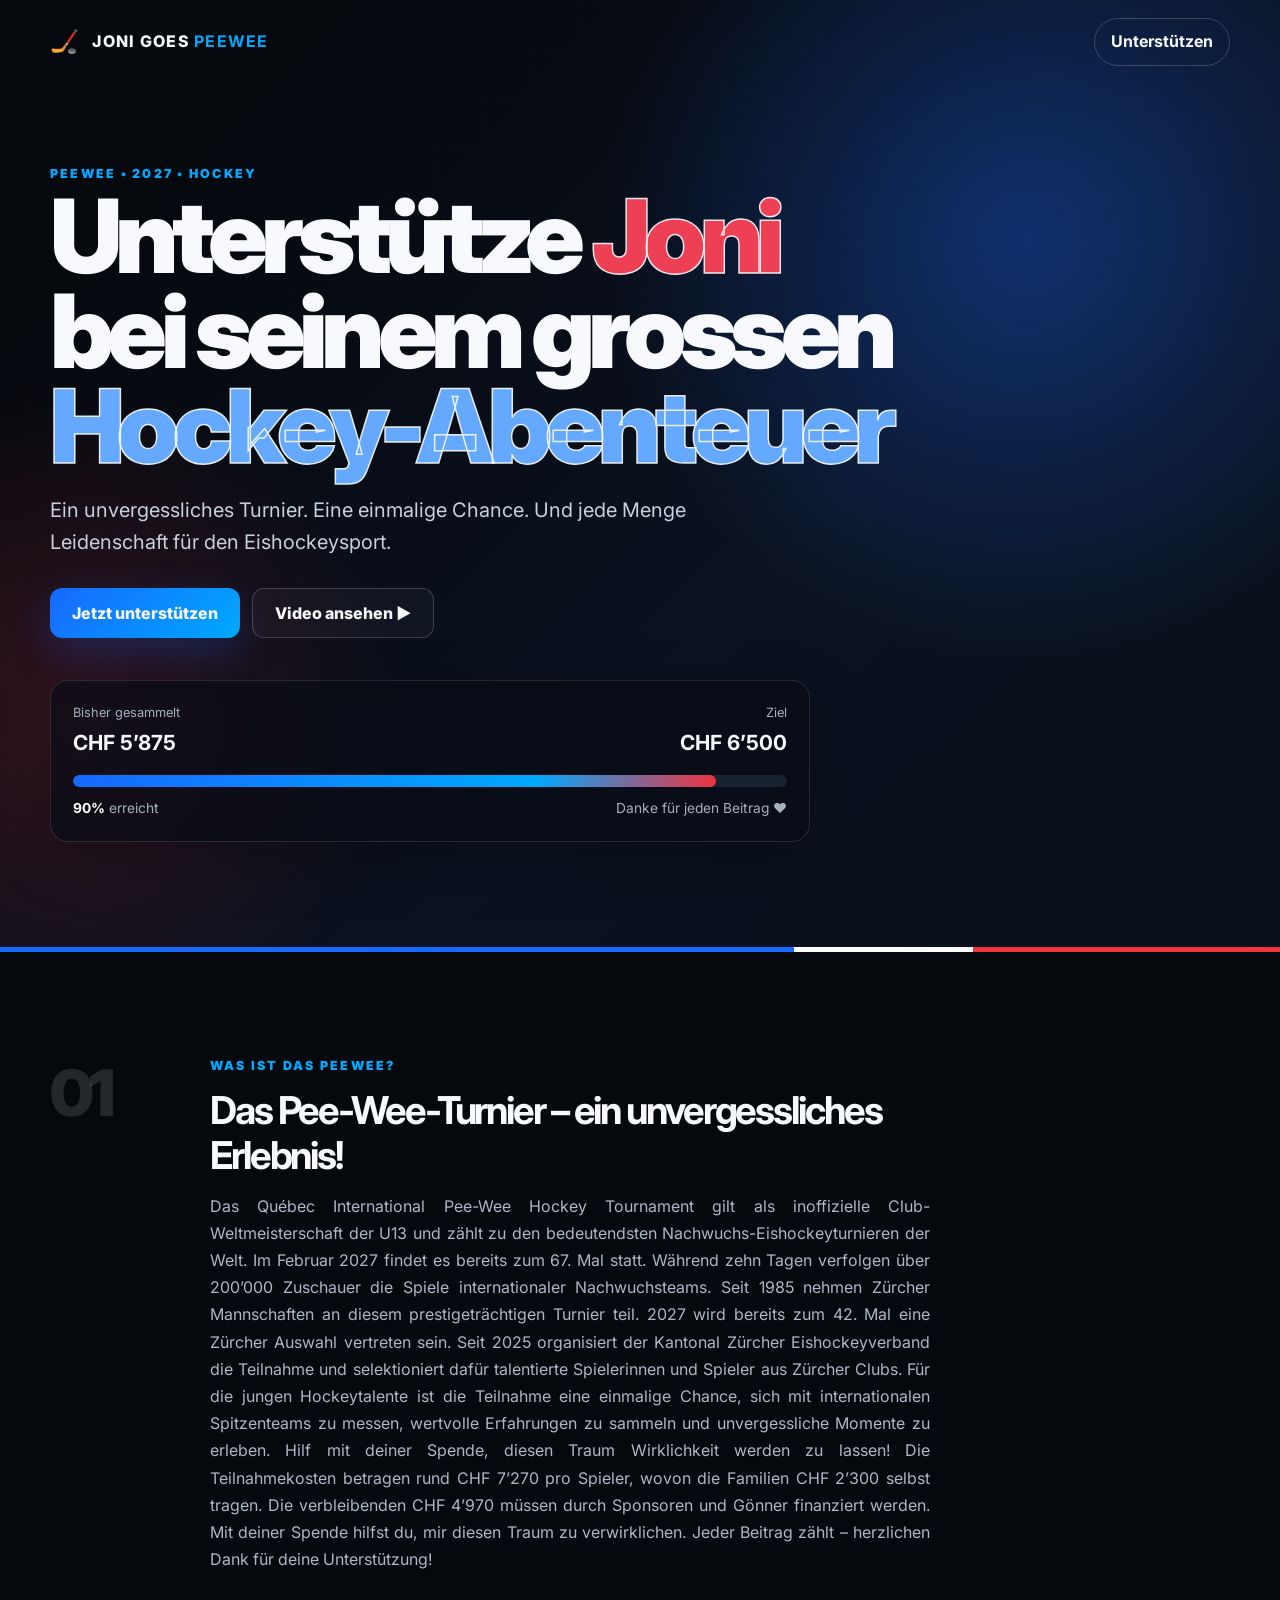
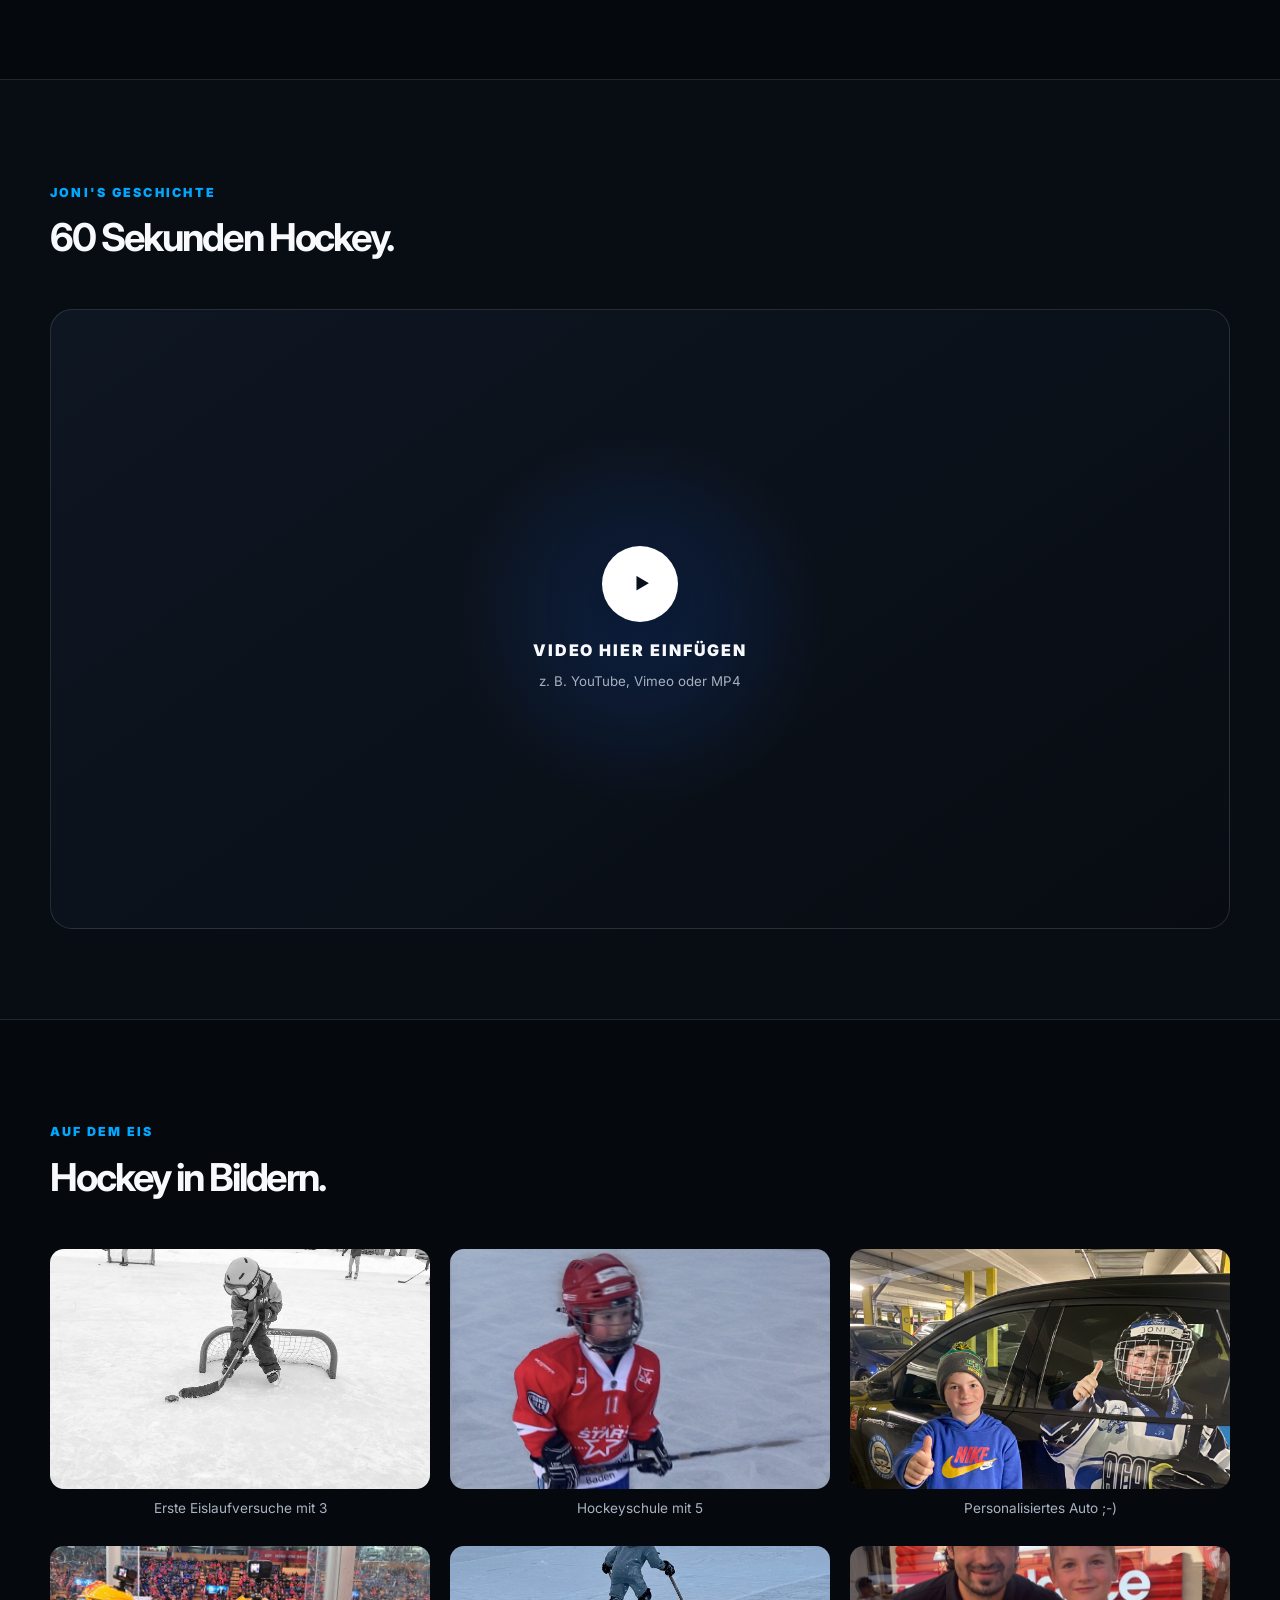
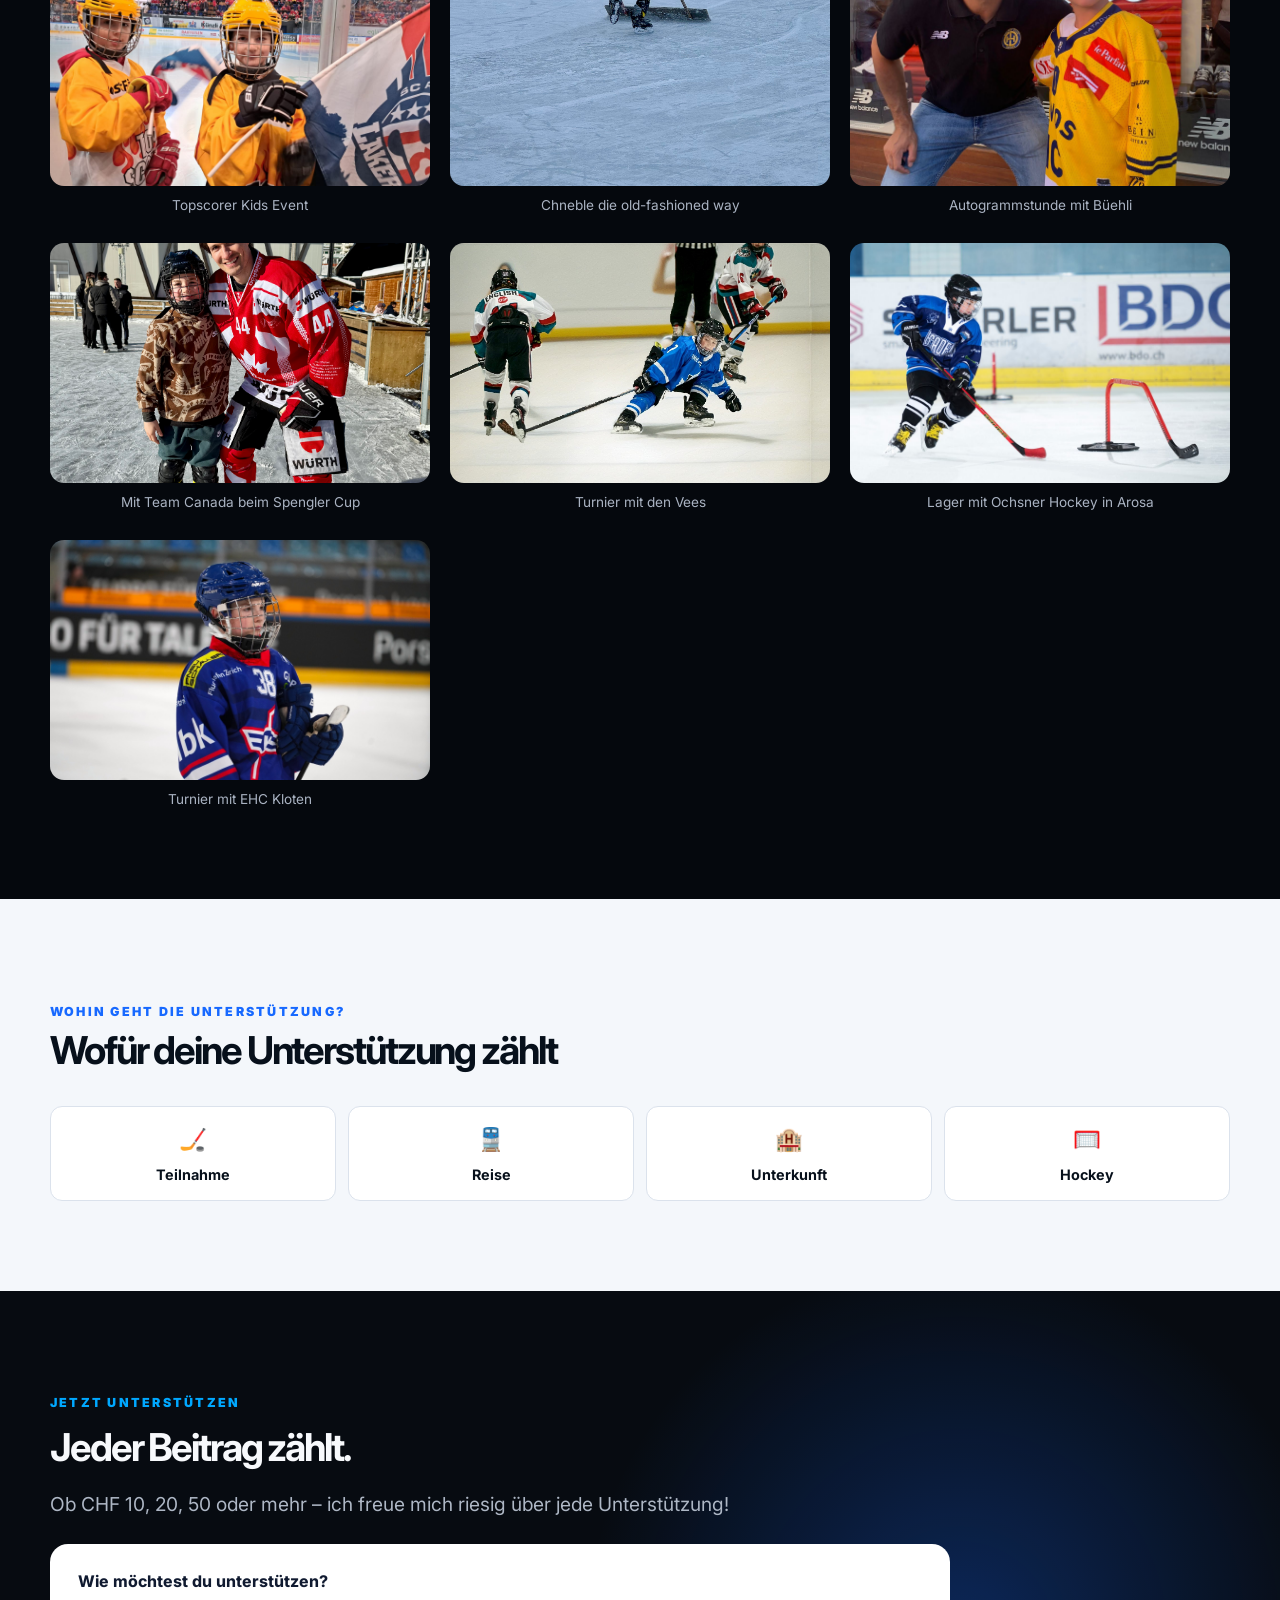
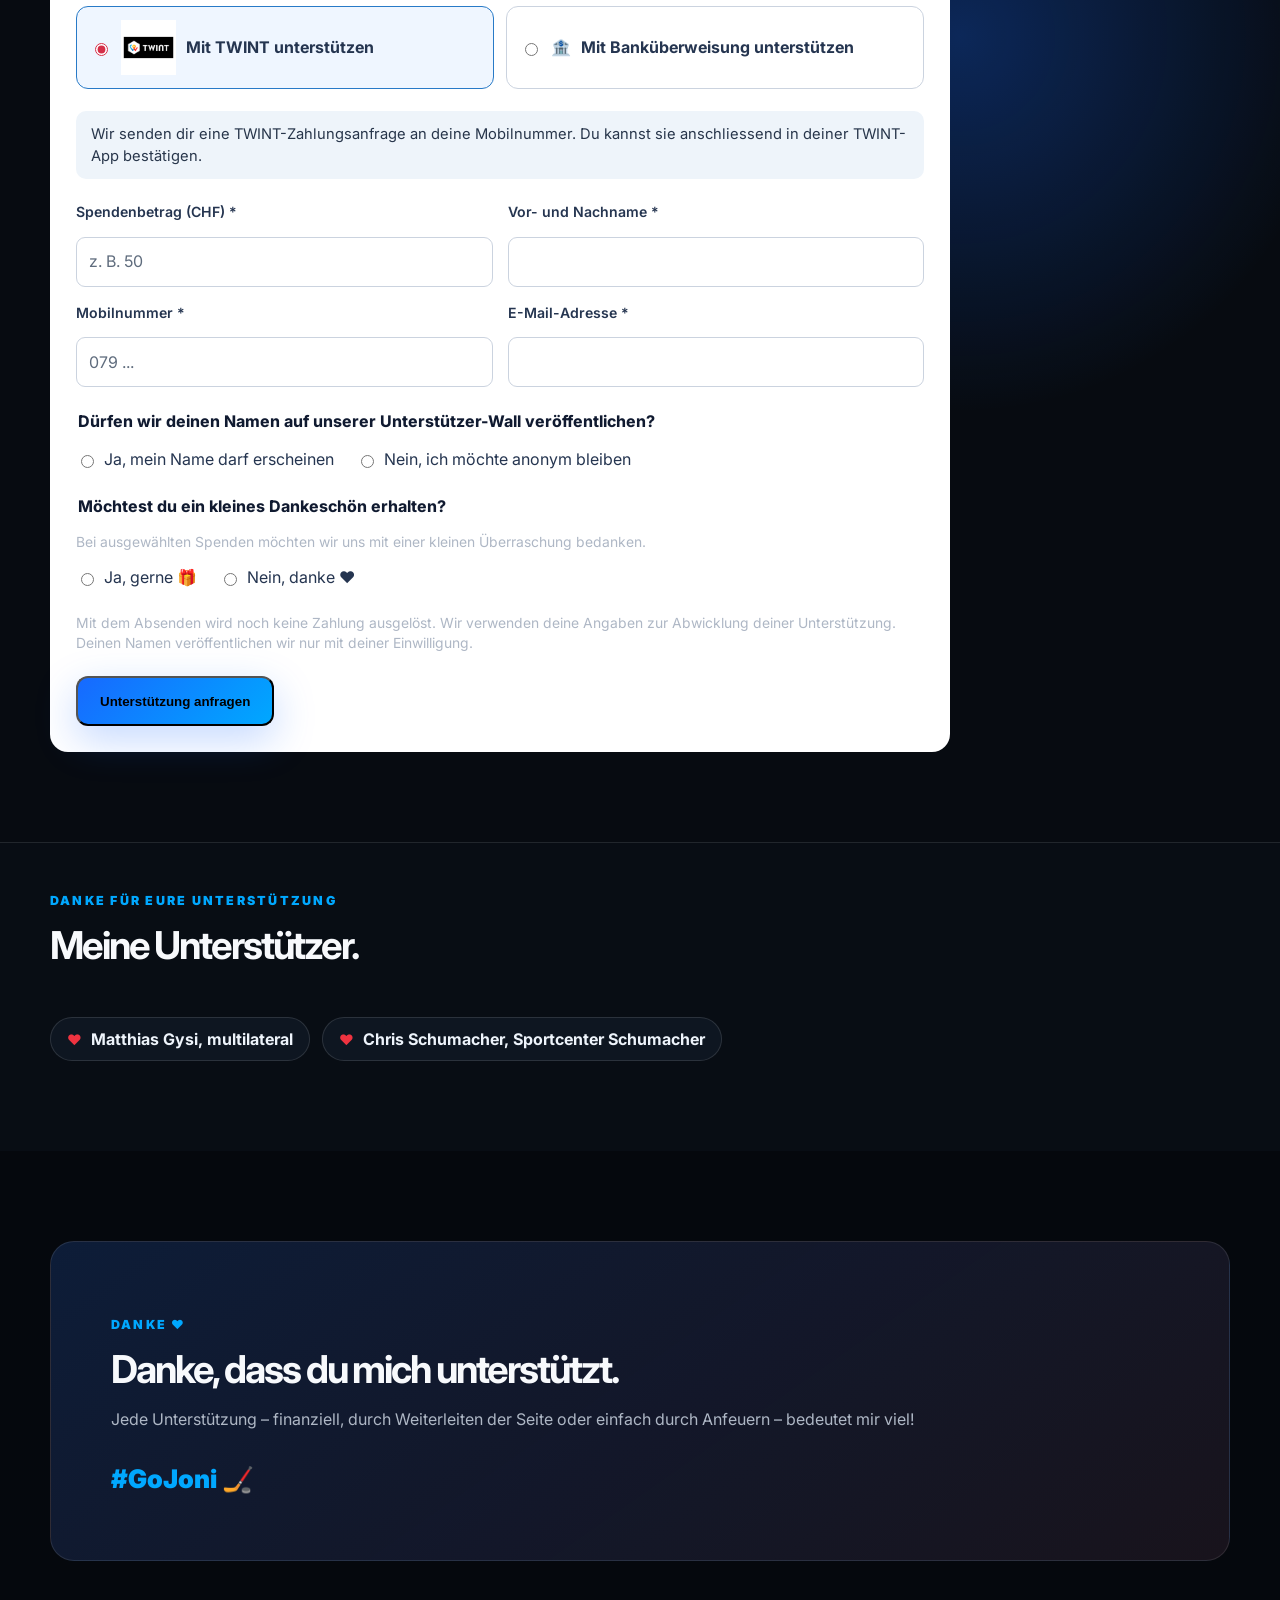
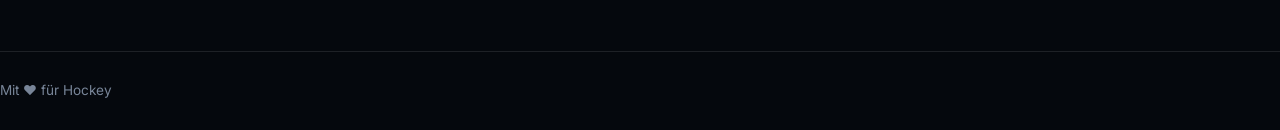
<file: index_neu.html>
<!doctype html>
<html lang="de">
<head>
  <meta charset="utf-8" />
  <meta name="viewport" content="width=device-width, initial-scale=1" />
  <meta name="description" content="Unterstütze Joni auf seinem Hockey-Abenteuer." />
  <title>Joni goes PeeWee 2027 – Support the Journey</title>
  <link rel="preconnect" href="https://fonts.googleapis.com">
  <link rel="preconnect" href="https://fonts.gstatic.com" crossorigin>
  <link href="https://fonts.googleapis.com/css2?family=Inter:wght@400;500;600;700;800;900&display=swap" rel="stylesheet">
  <link rel="stylesheet" href="styles.css" />
  <link rel="stylesheet" href="donation.css" />
</head>

<body>
  <header class="hero">
    <div class="hero-overlay"></div>
    <nav class="nav shell">
      <a class="brand" href="#top" aria-label="Startseite">
        <span class="brand-mark">🏒</span>
        <span>JONI GOES <strong>PEEWEE</strong></span>
      </a>
      <a class="nav-button" href="#spenden">Unterstützen</a>
    </nav>

    <div id="top" class="hero-content shell">
      <div class="eyebrow">PEEWEE • 2027 • HOCKEY</div>
      <h1> Unterstütze <span class="hero-joni">Joni</span><br> bei seinem grossen<br>
        <span class="hero-hockey">Hockey-Abenteuer</span>
      </h1>
      <p class="hero-copy">
Ein unvergessliches Turnier. Eine einmalige Chance. Und jede Menge Leidenschaft für den Eishockeysport.
      </p>

      <div class="hero-actions">
        <a href="#spenden" class="button primary">Jetzt unterstützen</a>
        <a href="#video" class="button ghost">Video ansehen ▶</a>
      </div>

      <div class="progress-card">
        <div class="progress-topline">
          <div>
            <span class="progress-label">Bisher gesammelt</span>
            <strong id="amount-raised">CHF 1500</strong>
          </div>
          <div class="progress-right">
            <span class="progress-label">Ziel</span>
            <strong id="amount-goal">CHF 5'000</strong>
          </div>
        </div>

        <div class="progress-track" aria-label="Spendenfortschritt">
          <div class="progress-fill" id="progress-fill"></div>
        </div>

        <div class="progress-footer">
          <span><strong id="progress-percent">0%</strong> erreicht</span>
          <span>Danke für jeden Beitrag ❤️</span>
        </div>
      </div>
    </div>

    <div class="hero-stripe"></div>
  </header>

  <main>
    <section class="section intro shell">
      <div class="section-number">01</div>
      <div>
        <p class="kicker">WAS IST DAS PEEWEE?</p>
        <h2>Das Pee-Wee-Turnier – ein unvergessliches Erlebnis!</h2>
        <p>
          Das Québec International Pee-Wee Hockey Tournament gilt als inoffizielle Club-Weltmeisterschaft der U13 und zählt zu den bedeutendsten Nachwuchs-Eishockeyturnieren der Welt. Im Februar 2027 findet es bereits zum 67. Mal statt. Während zehn Tagen verfolgen über 200’000 Zuschauer die Spiele internationaler Nachwuchsteams.
Seit 1985 nehmen Zürcher Mannschaften an diesem prestigeträchtigen Turnier teil. 2027 wird bereits zum 42. Mal eine Zürcher Auswahl vertreten sein. Seit 2025 organisiert der Kantonal Zürcher Eishockeyverband die Teilnahme und selektioniert dafür talentierte Spielerinnen und Spieler aus Zürcher Clubs.
Für die jungen Hockeytalente ist die Teilnahme eine einmalige Chance, sich mit internationalen Spitzenteams zu messen, wertvolle Erfahrungen zu sammeln und unvergessliche Momente zu erleben.
Hilf mit deiner Spende, diesen Traum Wirklichkeit werden zu lassen!

Die Teilnahmekosten betragen rund CHF 7’270 pro Spieler, wovon die Familien CHF 2’300 selbst tragen. Die verbleibenden CHF 4’970 müssen durch Sponsoren und Gönner finanziert werden.
Mit deiner Spende hilfst du, mir diesen Traum zu verwirklichen. Jeder Beitrag zählt – herzlichen Dank für deine Unterstützung!
        </p>
      </div>
    </section>

    <section id="video" class="section video-section">
      <div class="shell">
        <div class="section-heading">
          <div>
            <p class="kicker">JONI'S GESCHICHTE</p>
            <h2>60 Sekunden Hockey.</h2>
          </div>
        </div>

        <div class="video-placeholder">
          <div class="play">▶</div>
          <span>VIDEO HIER EINFÜGEN</span>
          <small>z. B. YouTube, Vimeo oder MP4</small>
        </div>
      </div>
    </section>

    <section class="section shell">
      <div class="section-heading">
        <div>
          <p class="kicker">AUF DEM EIS</p>
          <h2>Hockey in Bildern.</h2>
        </div>
      </div>

      <div class="gallery">
        <figure class="photo">
          <img src="assets/start.jpg">
          <figcaption>Erste Eislaufversuche mit 3</figcaption>
        </figure>
        <figure class="photo">
          <img src="assets/small_jones.JPG">
          <figcaption>Hockeyschule mit 5</figcaption>
        </figure>
        <figure class="photo">
          <img src="assets/thumbup.jpg">
          <figcaption>Personalisiertes Auto ;-)</figcaption>
        </figure>
        <figure class="photo">
          <img src="assets/Top_Scorer_Kids_2.JPG">
          <figcaption>Topscorer Kids Event</figcaption>
        </figure>
        <figure class="photo">
          <img src="assets/Chneble.jpg">
          <figcaption>Chneble die old-fashioned way</figcaption>
        </figure>
        <figure class="photo">
          <img src="assets/Grosses Vorbild.jpg">
          <figcaption>Autogrammstunde mit Büehli</figcaption>
        </figure>
        <figure class="photo">
          <img src="assets/SpenglerCup.jpg">
          <figcaption>Mit Team Canada beim Spengler Cup</figcaption>
        </figure>
        <figure class="photo">
          <img src="assets/vees_action_3.jpg">
          <figcaption>Turnier mit den Vees</figcaption>
        </figure>
         <figure class="photo">
          <img src="assets/OchsnerHockey.jpg">
           <figcaption>Lager mit Ochsner Hockey in Arosa</figcaption>
        </figure>
        <figure class="photo">
          <img src="assets/Kloten.jpg">
          <figcaption>Turnier mit EHC Kloten</figcaption>
        </figure>
      </div>
    </section>

    <section class="section costs-section">
      <div class="shell">
        <p class="kicker">WOHIN GEHT DIE UNTERSTÜTZUNG?</p>
        <h2>Wofür deine Unterstützung zählt</h2> 

        <div class="cost-grid">
          <article class="cost-card">
            <span>🏒</span>
            <h3>Teilnahme</h3>
            <p>Event- und Turnierkosten.</p>
          </article>
          <article class="cost-card">
            <span>🚆</span>
            <h3>Reise</h3>
            <p>An- und Rückreise zum Hockeyevent.</p>
          </article>
          <article class="cost-card">
            <span>🏨</span>
            <h3>Unterkunft</h3>
            <p>Übernachtungen während des Events.</p>
          </article>
          <article class="cost-card">
            <span>🥅</span>
            <h3>Hockey</h3>
            <p>Weitere eventbezogene Ausgaben.</p>
          </article>
        </div>
      </div>
    </section>


    <section id="spenden" class="section donate-section">
      <div class="shell">
        <p class="kicker">JETZT UNTERSTÜTZEN</p>
        <h2>Jeder Beitrag zählt.</h2>
        <p class="lead">Ob CHF 10, 20, 50 oder mehr – ich freue mich riesig über jede Unterstützung!</p>

        <form id="reward-form" class="donation-form">
          <fieldset class="donation-fieldset">
            <legend>Wie möchtest du unterstützen?</legend>
            <div class="payment-options">
              <label class="payment-option"><input type="radio" name="payment_method" value="TWINT" required checked><img src="assets/twint_logo.png" alt="" class="payment-twint-logo"><span>Mit TWINT unterstützen</span></label>
              <label class="payment-option"><input type="radio" name="payment_method" value="Banküberweisung" required><span aria-hidden="true">🏦</span><span>Mit Banküberweisung unterstützen</span></label>
            </div>
          </fieldset>
          <div id="twint-info" class="payment-hint">Wir senden dir eine TWINT-Zahlungsanfrage an deine Mobilnummer. Du kannst sie anschliessend in deiner TWINT-App bestätigen.</div>
          <div id="bank-info" class="payment-hint" hidden>Nach dem Absenden zeigen wir dir die Bankverbindung direkt an. Du erhältst die Zahlungsinformationen zusätzlich per E-Mail von uns.</div>

          <div class="donation-fields">
            <div class="field"><label for="support-amount">Spendenbetrag (CHF) *</label><input id="support-amount" name="amount" type="number" min="1" step="1" placeholder="z. B. 50" required></div>
            <div class="field"><label for="support-name">Vor- und Nachname *</label><input id="support-name" name="name" type="text" autocomplete="name" required></div>
            <div class="field"><label for="support-phone">Mobilnummer *</label><input id="support-phone" name="phone" type="tel" autocomplete="tel" placeholder="079 ..." required></div>
            <div class="field"><label for="support-email">E-Mail-Adresse *</label><input id="support-email" name="email" type="email" autocomplete="email" required></div>
          </div>

          <fieldset class="donation-fieldset">
            <legend>Dürfen wir deinen Namen auf unserer Unterstützer-Wall veröffentlichen?</legend>
            <div class="donation-choices">
              <label><input type="radio" name="publish_choice" value="yes" required> Ja, mein Name darf erscheinen</label>
              <label><input type="radio" name="publish_choice" value="no" required> Nein, ich möchte anonym bleiben</label>
            </div>
          </fieldset>

          <fieldset class="donation-fieldset">
            <legend>Möchtest du ein kleines Dankeschön erhalten?</legend>
            <p class="donation-help">Bei ausgewählten Spenden möchten wir uns mit einer kleinen Überraschung bedanken.</p>
            <div class="donation-choices">
              <label><input type="radio" name="wants_gift" value="yes" required> Ja, gerne 🎁</label>
              <label><input type="radio" name="wants_gift" value="no" required> Nein, danke ❤️</label>
            </div>
            <div id="gift-fields" class="field gift-address" hidden>
              <label for="support-address">Postadresse für das Dankeschön *</label>
              <textarea id="support-address" name="address" rows="2" placeholder="Strasse, Hausnummer, PLZ und Ort"></textarea>
            </div>
          </fieldset>
          <p class="donation-help">Mit dem Absenden wird noch keine Zahlung ausgelöst. Wir verwenden deine Angaben zur Abwicklung deiner Unterstützung. Deinen Namen veröffentlichen wir nur mit deiner Einwilligung.</p>
          <div class="submit-row"><button type="submit" class="button primary">Unterstützung anfragen</button><div id="form-note" class="submit-status" role="status" aria-live="polite"></div></div>
        </form>
        <div id="bank-confirmation" class="bank-confirmation" hidden>
          <h3>Angaben für deine Banküberweisung</h3>
          <p>Du kannst den Betrag jetzt überweisen. Die Zahlungsinformationen senden wir dir zusätzlich persönlich per E-Mail.</p>
          <p><small>IBAN</small><br><strong id="iban-value">CH68 0070 0110 0052 4495 3</strong></p>
          <button type="button" class="button ghost" id="copy-iban">IBAN kopieren</button>
          <p><small>Kontoinhaber</small><br><strong>Joni Luternauer</strong></p>
          <p><small>Betreff</small><br><strong>Unterstützung Joni, dein Name</strong></p>
        </div>
      </div>
    </section>

    <section class="section supporters-section">
      <div class="shell">
        <div class="section-heading">
          <div>
            <p class="kicker">DANKE FÜR EURE UNTERSTÜTZUNG</p>
            <h2>Meine Unterstützer.</h2>
          </div>
        </div>

        <div class="supporter-list">
          <span class="supporter-pill">Matthias Gysi, multilateral</span>
          <span class="supporter-pill">Chris Schumacher, Sportcenter Schumacher</span>
        </div>
      </div>
    </section>
<!--
    <section class="section sponsors-section">
      <div class="shell">
        <div class="section-heading">
          <div>
            <p class="kicker">SPONSOREN &amp; PARTNER</p>
            <h2>Danke an meine Sponsoren.</h2>
          </div>
          <p>
            Firmen und Partner können hier mit Logo und auf Wunsch mit Link zur eigenen Webseite
            sichtbar gemacht werden.
          </p>
        </div>

        <div class="sponsor-grid">
          <a class="sponsor-card" href="#" aria-label="Sponsor 1">
            <div class="sponsor-logo-placeholder">LOGO</div>
            <span>Sponsor 1</span>
          </a>
          <a class="sponsor-card" href="#" aria-label="Sponsor 2">
            <div class="sponsor-logo-placeholder">LOGO</div>
            <span>Sponsor 2</span>
          </a>
          <a class="sponsor-card" href="#" aria-label="Sponsor 3">
            <div class="sponsor-logo-placeholder">LOGO</div>
            <span>Sponsor 3</span>
          </a>
          <a class="sponsor-card" href="#" aria-label="Sponsor 4">
            <div class="sponsor-logo-placeholder">LOGO</div>
            <span>Sponsor 4</span>
          </a>
        </div>

        <p class="sponsor-note">
          Firmenlogos am besten als PNG oder SVG mit transparentem Hintergrund im Ordner
          <code>assets/</code> ablegen.
        </p>
      </div>
    </section>
-->
    <section class="section thankyou shell">
      <div class="thankyou-card">
        <p class="kicker">DANKE ❤️</p>
        <h2>Danke, dass du mich unterstützt.</h2>
        <p>
          Jede Unterstützung – finanziell, durch Weiterleiten der Seite oder einfach durch Anfeuern –
          bedeutet mir viel!
        </p>
        <div class="signature">#GoJoni 🏒</div>
      </div>
    </section>

</main>

  <footer>
      <span>Mit ❤️ für Hockey</span>
    </div>
  </footer>

  <script src="script.js"></script>
</body>
</html>
</file>
<file: styles.css>
:root{
  --bg:#05080d;
  --panel:#0b111a;
  --panel2:#101824;
  --white:#f7f9fc;
  --muted:#a6b0bf;
  --blue:#1769ff;
  --blue2:#00a8ff;
  --red:#ef3340;
  --line:rgba(255,255,255,.10);
  --max:1180px;
}

*{box-sizing:border-box}
html{scroll-behavior:smooth}
body{
  margin:0;
  font-family:Inter,system-ui,-apple-system,Segoe UI,Roboto,sans-serif;
  background:var(--bg);
  color:var(--white);
  line-height:1.6;
}
a{color:inherit;text-decoration:none}
img{max-width:100%;display:block}
.shell{width:min(var(--max),calc(100% - 40px));margin-inline:auto}

.hero{
  min-height:92vh;
  position:relative;
  overflow:hidden;
  background:
    radial-gradient(circle at 80% 25%, rgba(23,105,255,.35), transparent 34%),
    radial-gradient(circle at 5% 75%, rgba(239,51,64,.18), transparent 24%),
    linear-gradient(135deg,#05080d 15%,#0b1220 60%,#09101a 100%);
}
.hero::before{
  content:"";
  position:absolute;
  inset:0;
  opacity:.20;
  background-image:
    linear-gradient(rgba(255,255,255,.035) 1px,transparent 1px),
    linear-gradient(90deg,rgba(255,255,255,.035) 1px,transparent 1px);
  background-size:48px 48px;
  mask-image:linear-gradient(to bottom,black,transparent);
}
.hero-overlay{position:absolute;inset:0;pointer-events:none}
.nav{
  position:relative;
  z-index:2;
  height:84px;
  display:flex;
  align-items:center;
  justify-content:space-between;
}
.brand{display:flex;align-items:center;gap:12px;font-weight:800;letter-spacing:.08em}
.brand strong{color:var(--blue2)}
.brand-mark{font-size:1.45rem}
.nav-button{
  border:1px solid rgba(255,255,255,.18);
  padding:10px 16px;
  border-radius:999px;
  font-weight:700;
  transition:.2s ease;
}
.nav-button:hover{background:#fff;color:#05080d}

.hero-content{
  position:relative;
  z-index:2;
  padding:80px 0 110px;
}
.eyebrow,.kicker{
  color:var(--blue2);
  font-size:.78rem;
  font-weight:900;
  letter-spacing:.18em;
  text-transform:uppercase;
}
.hero h1{
  margin:.3rem 0 1rem;
  max-width:900px;
  font-size:clamp(3rem,8vw,7rem);
  line-height:.93;
  letter-spacing:-.065em;
  font-weight:900;
}
.hero h1 span{
  color:transparent;
  -webkit-text-stroke:1.5px rgba(247,249,252,.92);
}
.hero-copy{
  max-width:670px;
  color:#c8d0dc;
  font-size:clamp(1rem,2vw,1.25rem);
}
.hero-actions{display:flex;gap:12px;flex-wrap:wrap;margin:30px 0 42px}
.button{
  display:inline-flex;
  align-items:center;
  justify-content:center;
  min-height:50px;
  padding:0 22px;
  border-radius:12px;
  font-weight:800;
}
.button.primary{
  background:linear-gradient(135deg,var(--blue),var(--blue2));
  box-shadow:0 14px 40px rgba(23,105,255,.25);
}
.button.ghost{border:1px solid rgba(255,255,255,.18);background:rgba(255,255,255,.03)}
.button:hover{transform:translateY(-1px)}

.progress-card{
  max-width:760px;
  padding:22px;
  border:1px solid rgba(255,255,255,.12);
  border-radius:18px;
  background:rgba(8,13,21,.68);
  backdrop-filter:blur(12px);
  box-shadow:0 18px 60px rgba(0,0,0,.24);
}
.progress-topline,.progress-footer{
  display:flex;
  justify-content:space-between;
  gap:20px;
}
.progress-label{display:block;color:var(--muted);font-size:.8rem;margin-bottom:2px}
.progress-topline strong{font-size:1.3rem}
.progress-right{text-align:right}
.progress-track{
  height:12px;
  background:#182231;
  border-radius:999px;
  overflow:hidden;
  margin:16px 0 10px;
}
.progress-fill{
  width:0%;
  height:100%;
  border-radius:999px;
  background:linear-gradient(90deg,var(--blue),var(--blue2) 72%,var(--red));
  transition:width 1s cubic-bezier(.2,.8,.2,1);
}
.progress-footer{color:var(--muted);font-size:.86rem}
.progress-footer strong{color:#fff}
.hero-stripe{
  height:5px;
  position:absolute;bottom:0;left:0;right:0;
  background:linear-gradient(90deg,var(--blue) 0 62%,#fff 62% 76%,var(--red) 76% 100%);
}

.section{padding:100px 0}
.intro{
  display:grid;
  grid-template-columns:120px minmax(0,720px);
  gap:40px;
}
.section-number{
  color:rgba(255,255,255,.12);
  font-size:4rem;
  font-weight:900;
  letter-spacing:-.08em;
}
h2{
  margin:.2rem 0 1.1rem;
  font-size:clamp(2.2rem,5vw,4.4rem);
  line-height:1;
  letter-spacing:-.055em;
}
.lead{font-size:1.2rem;color:#d3dae4}
.section p:not(.kicker){color:#aeb7c5}
.section-heading{
  display:flex;
  justify-content:space-between;
  gap:40px;
  align-items:end;
  margin-bottom:34px;
}
.section-heading>p{max-width:430px}

.video-section{background:#080d14;border-block:1px solid var(--line)}
.video-placeholder{
  aspect-ratio:16/8.4;
  min-height:320px;
  border:1px solid rgba(255,255,255,.12);
  border-radius:22px;
  background:
    radial-gradient(circle at 50% 50%,rgba(23,105,255,.18),transparent 28%),
    linear-gradient(145deg,#0e1622,#080c12);
  display:flex;
  flex-direction:column;
  align-items:center;
  justify-content:center;
  gap:8px;
  text-align:center;
}
.play{
  width:76px;height:76px;border-radius:50%;
  display:grid;place-items:center;
  background:#fff;color:#07101b;
  padding-left:5px;
  margin-bottom:8px;
  box-shadow:0 14px 55px rgba(0,0,0,.35);
}
.video-placeholder span{font-weight:900;letter-spacing:.12em}
.video-placeholder small{color:var(--muted)}

/* YouTube-Video: kompakt und zentriert */
/* YouTube Short – Hochformat */
.video-embed {
  width: 100%;
  max-width: 320px;
  aspect-ratio: 9 / 16;
  margin: 0 auto;
  border-radius: 18px;
  overflow: hidden;
  background: #000;
}

.video-embed iframe {
  display: block;
  width: 100%;
  height: 100%;
  border: none;
}
.gallery{
  display:grid;
  grid-template-columns:1.5fr 1fr;
  grid-template-rows:1fr 1fr;
  gap:16px;
}
.photo{margin:0;position:relative;min-height:240px}
.photo-large{grid-row:1/3;min-height:500px}
.photo-placeholder{
  width:100%;height:100%;min-height:inherit;
  display:grid;place-items:center;
  border-radius:18px;
  background:
    linear-gradient(145deg,rgba(23,105,255,.18),transparent),
    #111925;
  border:1px solid var(--line);
  color:#6f7d90;font-weight:900;letter-spacing:.1em;
}
.photo figcaption {
  padding: 6px 4px;
  font-size: 0.7rem;
  font-weight: 400;
  line-height: 1.3;
  text-align: center;
  color: #aab3c2;
}

.costs-section{background:#f4f7fb;color:#07101b}
.costs-section .kicker{color:#1769ff}
.costs-section p:not(.kicker){color:#5c6878}
.cost-grid{
  margin-top:34px;
  display:grid;
  grid-template-columns:repeat(4,1fr);
  gap:14px;
}
.cost-card{
  border:1px solid #dbe2ec;
  background:#fff;
  border-radius:18px;
  padding:24px;
  min-height:190px;
}
.cost-card span{font-size:2rem}
.cost-card h3{margin:14px 0 4px;font-size:1.1rem}

.donate-section{
  background:
    radial-gradient(circle at 75% 30%,rgba(23,105,255,.30),transparent 30%),
    #070b11;
}
.donate-grid{
  display:grid;
  grid-template-columns:1.2fr .8fr;
  gap:70px;
  align-items:center;
}
.amount-pills{display:flex;gap:10px;flex-wrap:wrap;margin:28px 0}
.amount-pills span{
  border:1px solid var(--line);
  background:#0f1722;
  padding:11px 15px;border-radius:999px;font-weight:800;
}
.donate-note{font-size:.86rem}
.qr-card{
  background:#fff;
  color:#07101b;
  padding:28px;
  border-radius:22px;
  text-align:center;
  box-shadow:0 30px 80px rgba(0,0,0,.28);
}
.qr-card p{color:#526071!important}
.qr-card small{color:#7b8797}
.qr-placeholder{
  aspect-ratio:1;
  max-width:300px;
  margin:0 auto 20px;
  background:#f4f6f8;
  border:1px dashed #b4bdc9;
  border-radius:14px;
  display:grid;place-items:center;
}
.qr-grid{
  width:68%;aspect-ratio:1;
  display:grid;place-items:center;
  border:14px solid #0a1018;
  background:
    repeating-linear-gradient(45deg,#0a1018 0 8px,#fff 8px 16px);
  font-weight:900;font-size:1.25rem;
}

.thankyou-card{
  padding:60px;
  border:1px solid var(--line);
  border-radius:24px;
  background:
    linear-gradient(145deg,rgba(23,105,255,.13),rgba(239,51,64,.06)),
    var(--panel);
}
.signature{margin-top:26px;font-size:1.6rem;font-weight:900;color:var(--blue2)}

.updates{padding-top:20px}
.update-card{
  margin-top:28px;
  border-left:3px solid var(--red);
  padding:18px 22px;
  background:#0a1018;
}
.update-card time{color:var(--muted);font-size:.8rem}
.update-card h3{margin:.35rem 0}

footer{border-top:1px solid var(--line);padding:28px 0;color:#788598;font-size:.85rem}
.footer-inner{display:flex;justify-content:space-between;gap:20px}

@media(max-width:800px){
  .hero{min-height:auto}
  .hero-content{padding:55px 0 85px}
  .hero h1{font-size:clamp(3.2rem,14vw,5.5rem)}
  .intro{grid-template-columns:1fr;gap:8px}
  .section-number{font-size:2.5rem}
  .section-heading{display:block}
  .gallery{grid-template-columns:1fr;grid-template-rows:auto}
  .photo-large{grid-row:auto;min-height:340px}
  .photo{min-height:260px}
  .cost-grid{grid-template-columns:1fr 1fr}
  .donate-grid{grid-template-columns:1fr;gap:35px}
  .section{padding:76px 0}
  .thankyou-card{padding:36px 24px}
}

@media(max-width:520px){
  .shell{width:min(var(--max),calc(100% - 28px))}
  .nav{height:70px}
  .brand{font-size:.9rem}
  .progress-topline,.progress-footer{font-size:.78rem}
  .progress-footer span:last-child{display:none}
  .cost-grid{grid-template-columns:1fr}
  .hero-actions .button{width:100%}
  .footer-inner{display:block}
}


/* Unterstützer */
.supporters-section{
  background:#080d14;
  border-top:1px solid var(--line);
}
.supporter-list{
  display:flex;
  flex-wrap:wrap;
  gap:12px;
}
.supporter-pill{
  display:inline-flex;
  align-items:center;
  min-height:44px;
  padding:0 16px;
  border:1px solid rgba(255,255,255,.12);
  background:#0e1621;
  border-radius:999px;
  font-weight:700;
  color:#eef4fb;
}
.supporter-pill::before{
  content:"♥";
  margin-right:9px;
  color:var(--red);
  font-size:.9rem;
}
.supporter-pill.anonymous{color:#9ca8b8}

/* Sponsoren */
.sponsors-section{
  background:#f4f7fb;
  color:#07101b;
}
.sponsors-section .kicker{color:var(--blue)}
.sponsors-section p:not(.kicker){color:#667284}
.sponsor-grid{
  display:grid;
  grid-template-columns:repeat(4,1fr);
  gap:16px;
  margin-top:30px;
}
.sponsor-card{
  min-height:180px;
  padding:22px;
  border-radius:18px;
  background:#fff;
  border:1px solid #dbe2ec;
  display:flex;
  flex-direction:column;
  align-items:center;
  justify-content:center;
  gap:14px;
  text-align:center;
  box-shadow:0 8px 26px rgba(21,35,53,.05);
  transition:.2s ease;
}
.sponsor-card:hover{
  transform:translateY(-3px);
  box-shadow:0 14px 36px rgba(21,35,53,.10);
  border-color:#cbd5e2;
}
.sponsor-card img{
  max-width:180px;
  max-height:90px;
  width:auto;
  height:auto;
  object-fit:contain;
}
.sponsor-card span{
  font-size:.86rem;
  font-weight:800;
  color:#4f5c6d;
}
.sponsor-logo-placeholder{
  width:150px;
  height:78px;
  display:grid;
  place-items:center;
  border:1px dashed #b9c3cf;
  border-radius:12px;
  background:#f8fafc;
  color:#94a0ae;
  font-size:.78rem;
  font-weight:900;
  letter-spacing:.12em;
}
.sponsor-note{
  margin-top:18px;
  font-size:.84rem;
}
.sponsor-note code{
  background:#e7edf4;
  padding:2px 6px;
  border-radius:6px;
}

@media(max-width:800px){
  .sponsor-grid{grid-template-columns:1fr 1fr}
}
@media(max-width:520px){
  .sponsor-grid{grid-template-columns:1fr}
}


/* Dankeschön / Rewards */
.rewards-section{background:#060a10;border-top:1px solid var(--line)}
.reward-grid{display:grid;grid-template-columns:repeat(4,1fr);gap:14px;margin-bottom:28px}
.reward-card{appearance:none;text-align:left;cursor:pointer;border:1px solid rgba(255,255,255,.12);background:linear-gradient(145deg,#0e1621,#0a1018);color:var(--white);border-radius:18px;padding:22px;min-height:185px;display:flex;flex-direction:column;gap:8px;transition:.2s ease}
.reward-card:hover,.reward-card.active{transform:translateY(-3px);border-color:rgba(0,168,255,.70);box-shadow:0 14px 40px rgba(0,168,255,.10)}
.reward-card.active{outline:2px solid rgba(0,168,255,.22)}
.reward-amount{display:inline-block;width:max-content;background:rgba(23,105,255,.16);color:#7fc8ff;border:1px solid rgba(23,105,255,.35);padding:5px 9px;border-radius:999px;font-size:.78rem;font-weight:900}
.reward-card strong{font-size:1.15rem;margin-top:4px}.reward-card small{color:#aab4c2;line-height:1.5}
.reward-form-card{border:1px solid var(--line);background:#0b111a;border-radius:22px;padding:28px}
.reward-form-head{display:flex;justify-content:space-between;gap:20px;align-items:flex-start;margin-bottom:22px}.reward-form-head h3{margin:.15rem 0 0;font-size:1.65rem}
#selected-reward-label{color:#8cd0ff;background:rgba(23,105,255,.13);border:1px solid rgba(23,105,255,.30);border-radius:999px;padding:8px 12px;font-size:.78rem;font-weight:800}
.form-grid{display:grid;grid-template-columns:1fr 1fr;gap:16px}.reward-form-card label span{display:block;margin-bottom:7px;font-size:.85rem;font-weight:700;color:#c9d2df}
.reward-form-card input,.reward-form-card select,.reward-form-card textarea{width:100%;border:1px solid rgba(255,255,255,.12);background:#070c12;color:#f7f9fc;border-radius:12px;padding:13px 14px;font:inherit;outline:none}
.reward-form-card input:focus,.reward-form-card select:focus,.reward-form-card textarea:focus{border-color:rgba(0,168,255,.65);box-shadow:0 0 0 3px rgba(0,168,255,.10)}
.reward-form-card select option{color:#07101b}.full-field{display:block;margin-top:16px}.check-row{display:flex;gap:10px;align-items:flex-start;margin-top:16px}.check-row input{width:auto;margin-top:4px}.check-row span{margin:0!important;font-weight:500!important;color:#aeb7c5!important}
.reward-submit{border:0;cursor:pointer;margin-top:22px}.form-note{font-size:.8rem!important;margin-top:14px;color:#7f8a99!important}.hidden{display:none!important}
@media(max-width:900px){.reward-grid{grid-template-columns:1fr 1fr}}@media(max-width:650px){.reward-grid{grid-template-columns:1fr}.form-grid{grid-template-columns:1fr}.reward-form-head{display:block}#selected-reward-label{display:inline-block;margin-top:12px}}


/* v4 – moderner Sponsoring-Checkout */
.reward-checkout{
  margin-top:34px;
  border:1px solid rgba(255,255,255,.10);
  border-radius:26px;
  background:linear-gradient(145deg,rgba(23,105,255,.08),transparent 35%),#0a1018;
  padding:34px;
  box-shadow:0 24px 70px rgba(0,0,0,.22);
}
.checkout-header{
  display:flex;justify-content:space-between;gap:24px;align-items:flex-start;margin-bottom:26px
}
.checkout-header h3{margin:.2rem 0 .5rem;font-size:clamp(1.6rem,3vw,2.25rem)}
.checkout-header p:not(.kicker){margin:0;max-width:650px;color:#9ca8b8}
.checkout-badge{
  flex:0 0 auto;background:rgba(23,105,255,.13);color:#8ed2ff;
  border:1px solid rgba(0,168,255,.25);border-radius:999px;
  padding:8px 12px;font-size:.76rem;font-weight:800
}
.choice-row{display:grid;grid-template-columns:1fr 1fr;gap:14px;margin-bottom:22px}
.choice-card{
  position:relative;display:flex;align-items:center;gap:14px;cursor:pointer;
  padding:18px;border-radius:16px;border:1px solid rgba(255,255,255,.10);
  background:#0d151f;transition:.18s ease
}
.choice-card:hover{border-color:rgba(0,168,255,.40);transform:translateY(-1px)}
.choice-card:has(input:checked){
  border-color:rgba(0,168,255,.70);box-shadow:0 0 0 3px rgba(0,168,255,.08);background:#0d1825
}
.choice-card input{position:absolute;opacity:0;pointer-events:none}
.choice-icon{
  width:42px;height:42px;border-radius:12px;display:grid;place-items:center;
  background:rgba(255,255,255,.06);font-size:1.2rem
}
.choice-card strong,.choice-card small{display:block}
.choice-card small{color:#8f9bab;margin-top:2px}
.reward-details{
  margin-bottom:20px;padding:18px;border-radius:16px;background:rgba(23,105,255,.06);
  border:1px solid rgba(23,105,255,.16)
}
.checkout-fields{display:grid;grid-template-columns:1.2fr 1.2fr .7fr;gap:14px}
.field label{display:block;margin-bottom:7px;font-size:.8rem;font-weight:800;color:#c9d2df}
.optional{font-weight:500;color:#738092}
.field input,.field select,.field textarea{
  width:100%;min-height:50px;padding:12px 14px;border-radius:13px;
  border:1px solid rgba(255,255,255,.11);background:#060b11;color:#f7f9fc;
  font:inherit;transition:.18s ease
}
.field textarea{min-height:92px;resize:vertical}
.field input::placeholder,.field textarea::placeholder{color:#5f6c7d}
.field input:focus,.field select:focus,.field textarea:focus{
  outline:none;border-color:#148ff2;box-shadow:0 0 0 3px rgba(20,143,242,.12);background:#08101a
}
.money-field{
  display:flex;align-items:center;border:1px solid rgba(255,255,255,.11);
  border-radius:13px;background:#060b11;overflow:hidden
}
.money-field:focus-within{border-color:#148ff2;box-shadow:0 0 0 3px rgba(20,143,242,.12)}
.money-field span{padding-left:14px;color:#7e8b9b;font-weight:800;font-size:.78rem}
.money-field input{border:0!important;box-shadow:none!important;background:transparent!important}
.full-field{margin-top:14px}
.privacy-toggle{
  margin-top:18px;display:flex;align-items:center;gap:12px;cursor:pointer;padding:14px 16px;
  border:1px solid rgba(255,255,255,.09);border-radius:14px;background:rgba(255,255,255,.025)
}
.privacy-toggle input{position:absolute;opacity:0}
.toggle-ui{position:relative;flex:0 0 42px;width:42px;height:24px;border-radius:999px;background:#263140;transition:.18s ease}
.toggle-ui::after{
  content:"";position:absolute;top:3px;left:3px;width:18px;height:18px;border-radius:50%;background:#fff;transition:.18s ease
}
.privacy-toggle input:checked + .toggle-ui{background:#1769ff}
.privacy-toggle input:checked + .toggle-ui::after{transform:translateX(18px)}
.privacy-toggle strong,.privacy-toggle small{display:block}
.privacy-toggle small{color:#7f8b9a;margin-top:2px}
.submit-row{display:flex;align-items:center;gap:16px;margin-top:22px}
.reward-submit{margin:0!important;min-width:170px}
.submit-status{color:#778497;font-size:.8rem}
.submit-status.success{color:#87d3a4}
.submit-status.error{color:#ff8d96}
.hidden{display:none!important}
@media(max-width:850px){
  .checkout-fields{grid-template-columns:1fr 1fr}
  .checkout-fields .field:last-child{grid-column:1/-1}
}
@media(max-width:650px){
  .reward-checkout{padding:22px}
  .checkout-header{display:block}
  .checkout-badge{display:inline-block;margin-top:12px}
  .choice-row{grid-template-columns:1fr}
  .checkout-fields{grid-template-columns:1fr}
  .checkout-fields .field:last-child{grid-column:auto}
  .submit-row{align-items:stretch;flex-direction:column}
  .reward-submit{width:100%}
}


/* v5 – vereinfachter Ablauf nach TWINT */
.simple-thanks-section{
  background:#080d14;
  border-top:1px solid var(--line);
}
.simple-thanks-card{
  max-width:900px;
  margin:0 auto;
  padding:44px;
  border:1px solid rgba(255,255,255,.10);
  border-radius:26px;
  background:linear-gradient(145deg,rgba(23,105,255,.08),transparent 35%),#0a1018;
  box-shadow:0 24px 70px rgba(0,0,0,.20);
}
.simple-thanks-card h2{
  font-size:clamp(2rem,5vw,3.7rem);
  margin-bottom:14px;
}
.simple-intro{
  max-width:720px;
  margin-bottom:26px;
}
.yes-no-row{
  display:flex;
  gap:12px;
  flex-wrap:wrap;
  margin-bottom:24px;
}
.yes-no-button{
  appearance:none;
  border:0;
  border-radius:14px;
  padding:14px 20px;
  min-width:170px;
  font:inherit;
  font-weight:800;
  cursor:pointer;
  color:#fff;
  background:linear-gradient(135deg,var(--blue),var(--blue2));
  box-shadow:0 10px 30px rgba(23,105,255,.18);
  transition:.18s ease;
}
.yes-no-button.secondary{
  background:#111a25;
  border:1px solid rgba(255,255,255,.10);
  box-shadow:none;
}
.yes-no-button:hover{transform:translateY(-1px)}
.yes-no-button.active{
  outline:2px solid rgba(0,168,255,.35);
  outline-offset:2px;
}
.thanks-message{
  margin-top:10px;
  padding:18px 20px;
  border-radius:14px;
  background:rgba(255,255,255,.04);
  border:1px solid rgba(255,255,255,.08);
  color:#c7d0dc;
  font-weight:700;
}
#reward-form{
  margin-top:24px;
  padding-top:24px;
  border-top:1px solid rgba(255,255,255,.08);
}
.simple-form-grid{
  display:grid;
  grid-template-columns:1.2fr 1.2fr .8fr;
  gap:14px;
  margin-top:16px;
}
@media(max-width:800px){
  .simple-form-grid{grid-template-columns:1fr 1fr}
  .simple-form-grid .field:last-child{grid-column:1/-1}
}
@media(max-width:600px){
  .simple-thanks-card{padding:26px 20px}
  .yes-no-row{display:grid;grid-template-columns:1fr}
  .yes-no-button{width:100%}
  .simple-form-grid{grid-template-columns:1fr}
  .simple-form-grid .field:last-child{grid-column:auto}
}

/* TWINT-Logo auf kleinen Bildschirmen */
@media (max-width: 600px) {
  .twint-logo {
    width: 50px;
    max-width: 50px;
    height: auto;
    display: block;
    margin: 0 auto 12px;
    object-fit: contain;
  }
}

.intro p {
  text-align: justify;
  hyphens: auto;
  line-height: 1.7;
}


/* Kompakter Abschnitt: Wohin geht die Unterstützung? */

.costs-section {
  padding-top: 35px;
  padding-bottom: 35px;
}

.costs-section h2 {
  font-size: 1.6rem;
  margin-bottom: 18px;
}

.costs-section .kicker {
  margin-bottom: 6px;
}

.cost-grid {
  display: grid;
  grid-template-columns: repeat(4, 1fr);
  gap: 12px;
}

.cost-card {
  padding: 14px 10px;
  min-height: 0;
  text-align: center;
  border-radius: 12px;
}

.cost-card span {
  display: block;
  font-size: 1.4rem;
  margin-bottom: 6px;
}

.cost-card h3 {
  font-size: 0.9rem;
  margin: 0;
}

.cost-card p {
  display: none;
}

/* Smartphone */
@media (max-width: 600px) {
  .cost-grid {
    grid-template-columns: repeat(2, 1fr);
    gap: 10px;
  }

  .costs-section {
    padding-top: 25px;
    padding-bottom: 25px;
  }
}


/* Kompakte Zahlungsboxen */

.donate-section {
  padding-top: 35px;
  padding-bottom: 35px;
}

.donate-grid {
  display: grid;
  grid-template-columns: repeat(2, minmax(0, 1fr));
  gap: 16px;
  align-items: start;
}

.donate-grid .qr-card {
  padding: 18px 20px;
  min-height: 0;
  height: auto;
  align-self: start;
  border-radius: 14px;
}

.donate-grid .qr-card h3 {
  font-size: 1.05rem;
  margin: 8px 0;
}

.donate-grid .qr-card p {
  font-size: 0.85rem;
  line-height: 1.5;
  margin: 6px 0;
}

.donate-grid .twint-logo {
  width: 45px;
  max-width: 45px;
  height: auto;
  margin: 0 auto 8px;
}

/* Smartphone */
@media (max-width: 650px) {
  .donate-grid {
    grid-template-columns: 1fr;
  }

  .donate-grid .qr-card {
    padding: 16px;
  }
}


.section {
  padding: 90px 0;
}


/* Zahlungsbereich: gleich hohe, kompakte Karten */

.donate-grid {
  display: grid;
  grid-template-columns: repeat(2, minmax(0, 1fr));
  gap: 16px;
  align-items: stretch;
}

.donate-grid .qr-card {
  padding: 22px 24px;
  min-height: 0;
  height: 100%;
  box-sizing: border-box;
  border-radius: 14px;
}

/* TWINT-Karte: Inhalt vertikal zentrieren */
.donate-grid .qr-card:first-child {
  display: flex;
  flex-direction: column;
  align-items: center;
  justify-content: center;
  text-align: center;
}

/* TWINT-Logo etwas grösser */
.donate-grid .twint-logo {
  width: 85px;
  max-width: 85px;
  height: auto;
  margin: 0 auto 12px;
}

/* Überschriften und Texte */
.donate-grid .qr-card h3 {
  font-size: 1.05rem;
  margin: 6px 0 8px;
}

.donate-grid .qr-card p {
  font-size: 0.85rem;
  line-height: 1.4;
  margin: 4px 0 10px;
}

/* Bankkarte: weniger Abstand zwischen Angaben */
.donate-grid .qr-card:nth-child(2) small {
  margin-bottom: 2px !important;
  font-size: 0.75rem;
}

.donate-grid .qr-card:nth-child(2) strong {
  margin-bottom: 8px !important;
  font-size: 0.9rem;
}

/* Bankkarte: Innenabstände reduzieren */
.donate-grid .qr-card:nth-child(2) > div {
  margin-top: 10px !important;
}

/* Smartphone */
@media (max-width: 650px) {
  .donate-grid {
    grid-template-columns: 1fr;
  }

  .donate-grid .qr-card {
    height: auto;
    padding: 18px;
  }
}

.donate-section h2 {
  font-size: clamp(2rem, 4vw, 3.5rem);
  line-height: 1.1;
}

.section h2 {
  font-size: clamp(1.8rem, 3vw, 2.6rem);
  line-height: 1.15;
  margin-bottom: 16px;
}

/* Haupttitel – Schrift unverändert, neue Farben */

.hero-joni {
  color: #ed4055;
  -webkit-text-fill-color: #ed4055;
}

.hero-hockey {
  color: #65a9ff;
  -webkit-text-fill-color: #65a9ff;
  -webkit-text-stroke: 0;
  text-shadow: none;
}


/* Persönlicher Eingangstext mit Foto */
.joni-story-section {
  background: #f4f7fb;
  color: #0b1933;
  padding: 72px 0;
}
.joni-story-layout {
  display: grid;
  grid-template-columns: minmax(0, 1fr) 310px;
  gap: clamp(28px, 5vw, 70px);
  align-items: start;
}
.joni-story-section .kicker { color: #1769ff; }
.joni-story-section h2 { color: #0b1933; margin-bottom: 26px; }
.joni-story-section .joni-story-content > p:not(.kicker) {
  color: #36465b;
  line-height: 1.75;
  margin: 0 0 17px;
}
.joni-story-section .joni-story-highlight {
  color: #0b397b !important;
  background: #e1edff;
  border-left: 4px solid #1769ff;
  border-radius: 0 12px 12px 0;
  padding: 16px 20px;
  font-size: 1.12rem;
  font-weight: 800;
}
.joni-story-section .joni-story-thanks { font-weight: 800; color: #0b1933 !important; }
.joni-story-section .joni-story-signature {
  color: #1769ff !important;
  font-size: 1.5rem;
  font-weight: 900;
  margin-top: 8px !important;
}
/* Joni-Porträt: kompakt, ohne sichtbaren Bildrand, beim Scrollen sichtbar */
.joni-story-photo {
  width: 280px;
  max-width: 100%;
  margin: 0;
  padding: 0;
  border: 0;
  border-radius: 14px 14px 0 0;
  background: transparent;
  box-shadow: none;
  position: sticky;
  top: 24px;
  align-self: start;
  justify-self: center;
  overflow: hidden;
}

.joni-story-photo img {
  display: block;
  width: 100%;
  max-width: none;
  height: 340px;
  max-height: none;
  aspect-ratio: auto;
  object-fit: cover;
  object-position: center 35%;
  border: 0;
  border-radius: 0;
  box-shadow: none;
  transform: scale(1.08);
  transform-origin: center center;
}

.joni-story-photo figcaption {
  margin: 10px 0 0;
  padding: 0 0 2px;
  text-align: center;
  font-size: .82rem;
  color: #64748b;
}

@media (max-width: 760px) {
  .joni-story-section { padding: 52px 0; }
  .joni-story-layout { grid-template-columns: 1fr; }
  .joni-story-photo {
    position: static;
    margin: 8px auto 0;
    width: min(100%, 280px);
  }
}

/* Einheitliche Hockey-Bildergalerie */

.gallery {
  display: grid;
  grid-template-columns: repeat(3, minmax(0, 1fr));
  gap: 28px 20px;
  align-items: start;
}

.gallery .photo,
.gallery .photo.photo-large {
  width: 100%;
  max-width: none;
  min-height: 0;
  margin: 0;
}

.gallery .photo img {
  width: 100%;
  height: 240px;
  max-height: none;
  object-fit: cover;
  object-position: center;
  border-radius: 14px;
}

.gallery .photo figcaption {
  padding: 10px 6px 0;
  font-size: 0.85rem;
  line-height: 1.4;
  text-align: center;
  color: #aab3c2;
}

/* Tablet */
@media (max-width: 900px) {
  .gallery {
    grid-template-columns: repeat(2, minmax(0, 1fr));
  }
}

/* Smartphone */
@media (max-width: 600px) {
  .gallery {
    grid-template-columns: 1fr;
  }

  .gallery .photo img {
    height: 260px;
    max-height: none;
  }
}

/* Bildausschnitt für einzelne Fotos anpassen */

/* 2. Bild: Hockeyschule mit 5 */
.gallery .photo:nth-child(2) img {
  object-position: center 20%;
}

/* 3. Bild: Autogrammstunde mit Büehli */
.gallery .photo:nth-child(3) img {
  object-position: center 25%;
}

/* 8. Bild: Canada */
.gallery .photo:nth-child(8) img {
  object-position: center 2%;
}
/* Jonis persönlicher Text im Blocksatz */
.joni-story-content > p:not(.kicker):not(.joni-story-signature) {
  text-align: justify;
  hyphens: auto;
}

/* Joni als handschriftliche Unterschrift */
.joni-story-signature {
  font-family: "Caveat", cursive;
  font-size: 2rem !important;
  font-weight: 500 !important;
  line-height: 1.2;
  text-align: left;
  transform: rotate(-4deg);
  width: fit-content;
}

.gallery .photo figcaption a {
  color: #65a9ff;
  text-decoration: none;
  font-weight: 600;
}

.gallery .photo figcaption a:hover {
  text-decoration: underline;
}
/* Sponsoren ohne weisse Karten */
.supporters-section .sponsor-card {
  background: transparent !important;
  border: none !important;
  box-shadow: none !important;
  border-radius: 0;
  padding: 10px;
  min-height: 100px;
}

.supporters-section .sponsor-card:hover {
  background: transparent !important;
  border: none !important;
  box-shadow: none !important;
  transform: scale(1.04);
}

.supporters-section .sponsor-grid {
  margin-top: 20px;
}

.supporters-section .sponsor-card img {
  width: auto;
  max-width: 200px;
  max-height: 100px;
  object-fit: contain;
}
/* Abstand zwischen Unterstützern und Sponsoren */
.sponsors-subsection {
  margin-top: 70px;
}
.sponsors-subsection .kicker {
  margin-bottom: 6px;
}

.sponsors-subsection h2 {
  margin-top: 0;
}

/* Abstand nach dem Dankeschön-Bereich reduzieren */
.thankyou-section {
  padding-bottom: 35px;
}

/* Abstand vor Unterstützern reduzieren */
.supporters-section {
  padding-top: 35px;
}
</file>
<file: donation.css>
/* Ergänzende Gestaltung für das gemeinsame Spendenformular */
.donation-form { max-width: 900px; padding: 26px; border-radius: 18px; background: #fff; color: #101a30; }
.donation-fieldset { border: 0; padding: 0; margin: 0 0 22px; min-width: 0; }
.donation-fieldset legend { font-weight: 750; font-size: 1rem; margin-bottom: 12px; }
.payment-options { display: grid; grid-template-columns: repeat(2, minmax(0,1fr)); gap: 12px; }
.payment-option { display:flex; align-items:center; gap: 10px; border: 1px solid #cbd3df; padding: 13px; border-radius: 12px; cursor: pointer; font-weight: 700; }
.payment-option:has(input:checked) { border-color: #287ac7; background: #eff6ff; }
.payment-twint-logo { width: 55px !important; max-width: 55px !important; height: auto !important; margin: 0 !important; }
.payment-hint { margin: 0 0 22px; padding: 12px 15px; border-radius: 10px; background: #eef4fa; color: #28364b; line-height: 1.5; font-size: .92rem; }
.payment-hint[hidden], .gift-address[hidden], .bank-confirmation[hidden] { display:none !important; }
.donation-fields { display:grid; grid-template-columns: repeat(2, minmax(0,1fr)); gap: 15px; margin-bottom: 22px; }
.donation-form .field { display:flex; flex-direction:column; gap:6px; }
.donation-form .field label { font-weight: 600; font-size: .88rem; }
.donation-form input:not([type=radio]), .donation-form textarea { box-sizing:border-box; width:100%; min-width:0; padding:11px 12px; border:1px solid #cbd3df; border-radius:9px; background:white; color:#101a30; font:inherit; }
.donation-form input[type=radio] { accent-color:#d42f48; }
.donation-choices { display:flex; flex-wrap:wrap; gap:10px 22px; }
.donation-choices label { display:flex; align-items:center; gap:7px; cursor:pointer; }
.donation-help { font-size:.87rem; line-height:1.5; color:#5a6677; margin: 0 0 12px; }
.gift-address { margin-top:14px; }
.donation-form .submit-row { display:flex; align-items:center; flex-wrap:wrap; gap:14px; }
.donation-form .submit-status { color:#24344d; font-size:.88rem; max-width:480px; }
.bank-confirmation { max-width:900px; margin-top:16px; background:#fff; color:#101a30; border-radius:16px; padding:22px 26px; }
.bank-confirmation h3 { margin-top:0; }
.bank-confirmation small { color:#697487; }
@media (max-width:650px) { .donation-form {padding:18px;} .payment-options,.donation-fields {grid-template-columns:1fr;} .donation-choices {flex-direction:column;} }
/* Postadresse: heller Hintergrund auch beim Anklicken */
textarea,
textarea:focus {
  background-color: #ffffff !important;
  color: #10213b !important;
}

/* Beschriftungen im Spendenformular */
.donate-section label,
.donate-section .field label {
  color: #253550 !important;
}

/* Hinweise im Spendenformular */
.donate-section small,
.donate-section .form-hint {
  color: #65748a !important;
}

/* Adressfeld */
.donate-section textarea,
.donate-section textarea:focus {
  background: #ffffff !important;
  color: #10213b !important;
}

.bank-qr {
  margin-top: 24px;
  text-align: center;
}

.bank-qr-image {
  display: block;
  width: 100%;
  max-width: 280px;
  height: auto;
  margin: 0 auto 16px;
  border-radius: 8px;
}

.bank-qr-download {
  display: inline-block;
  margin-top: 8px;
  padding: 12px 20px;
  background: #2455b8;
  color: white;
  border-radius: 8px;
  text-decoration: none;
  font-weight: 600;
}

textarea::placeholder {
  color: #8995a7 !important;
}

/* Bankangaben: Schriftfarben korrigieren */
#bank-confirmation,
#bank-confirmation p,
#bank-confirmation small {
  color: #334155 !important;
}

#bank-confirmation strong {
  color: #10213b !important;
}

#bank-confirmation h3 {
  color: #0b1933 !important;
}
</file>
